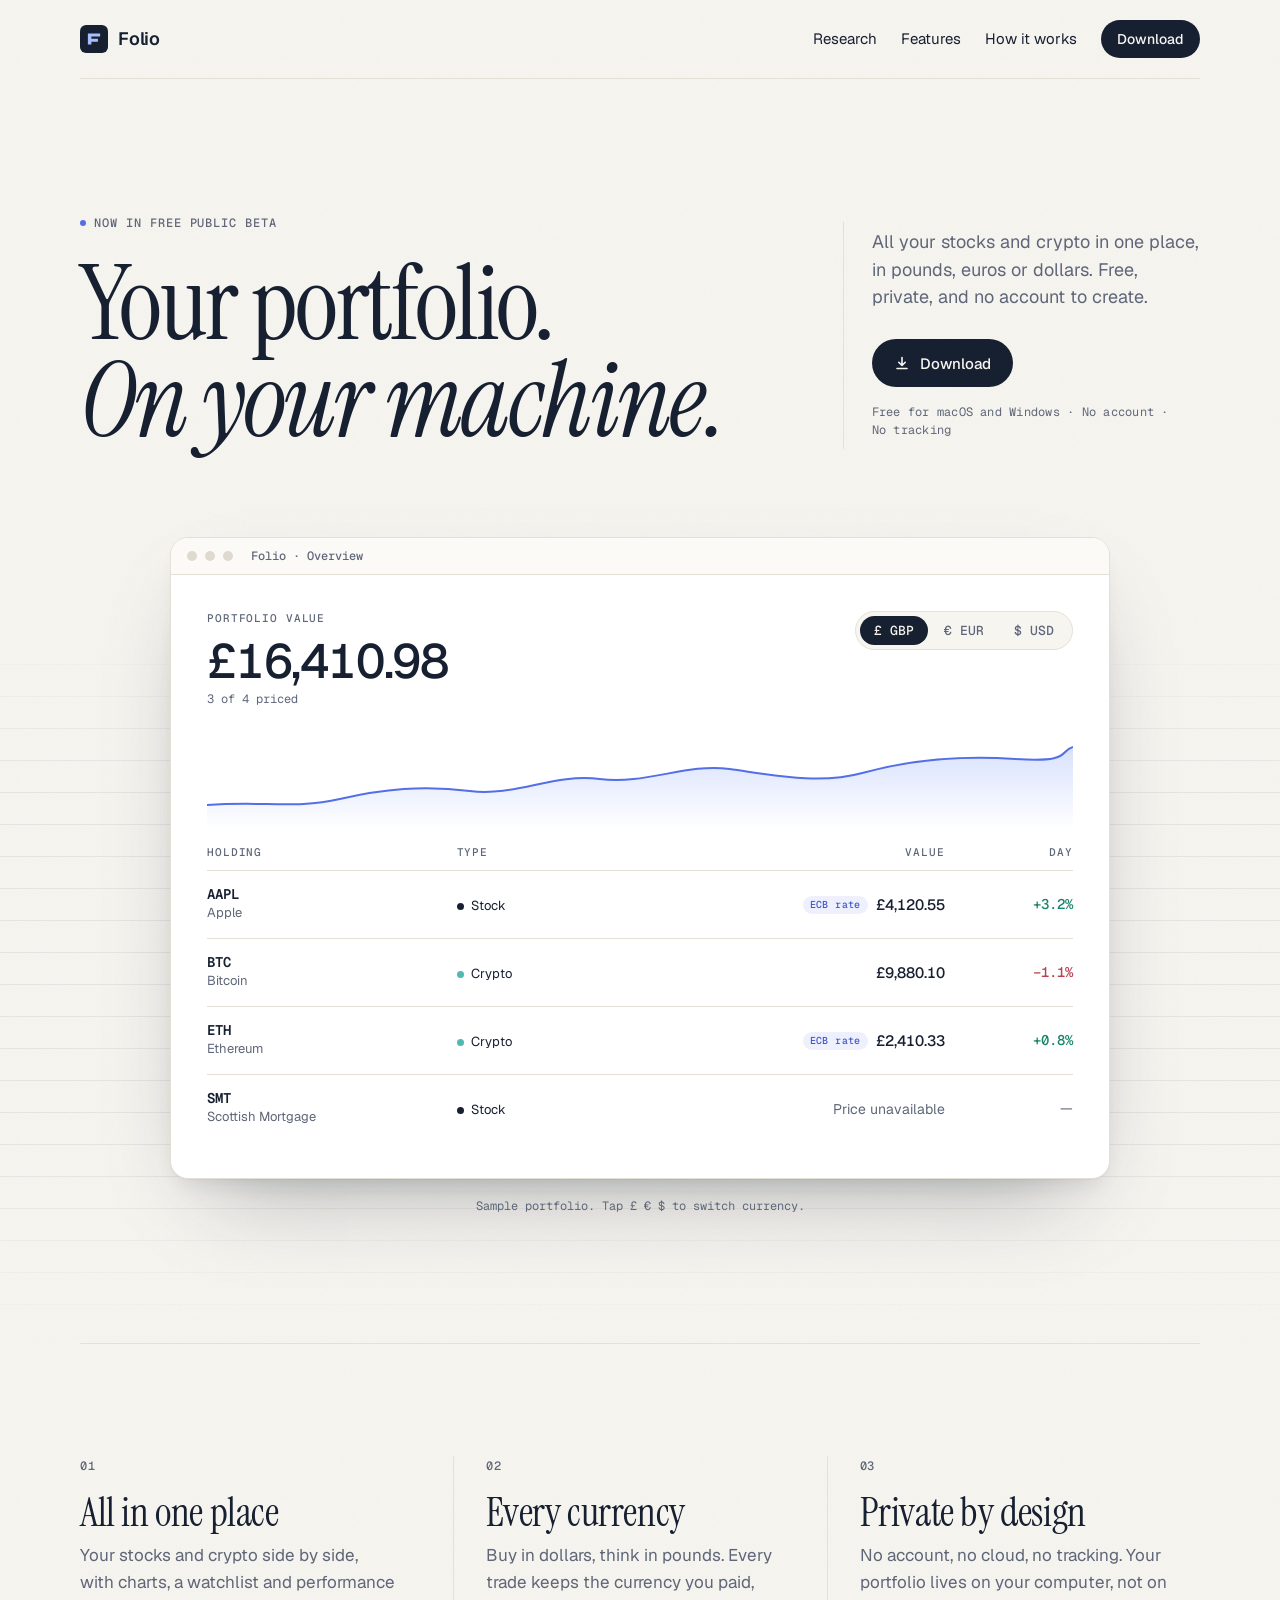
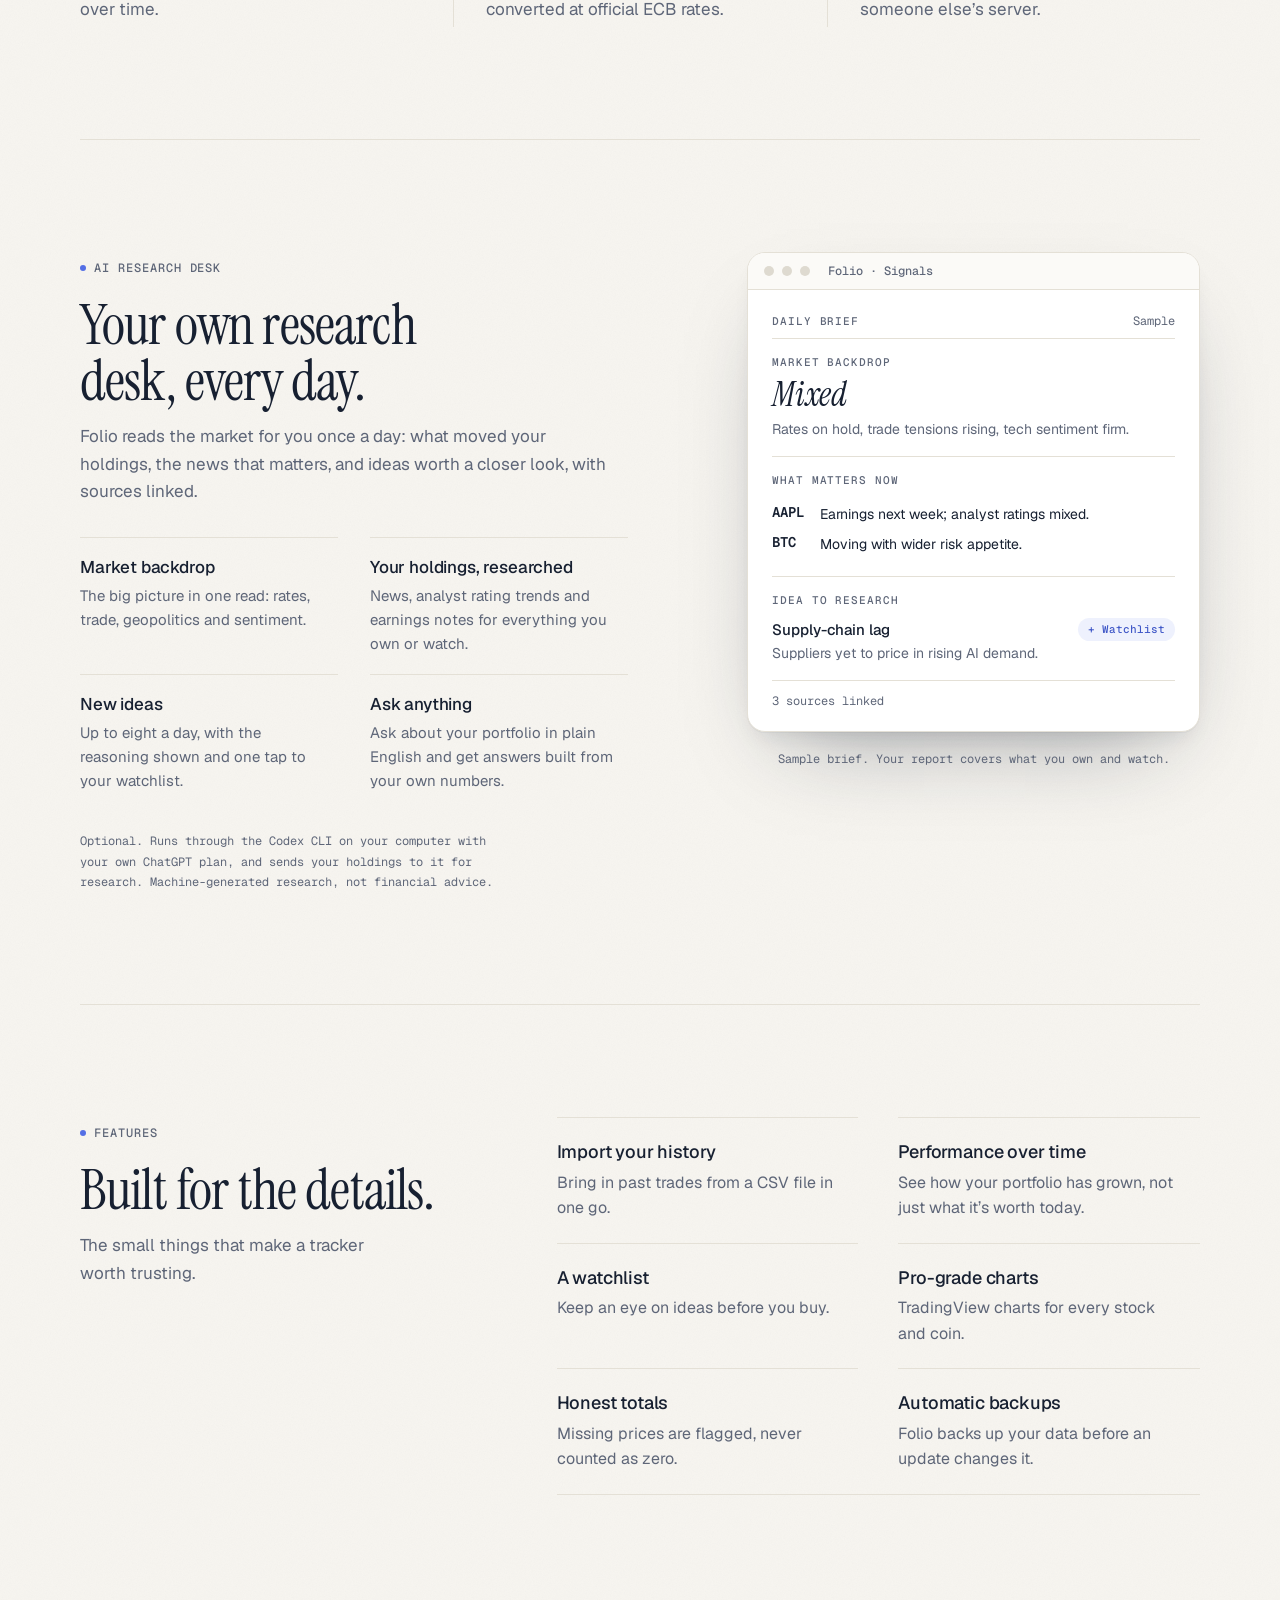
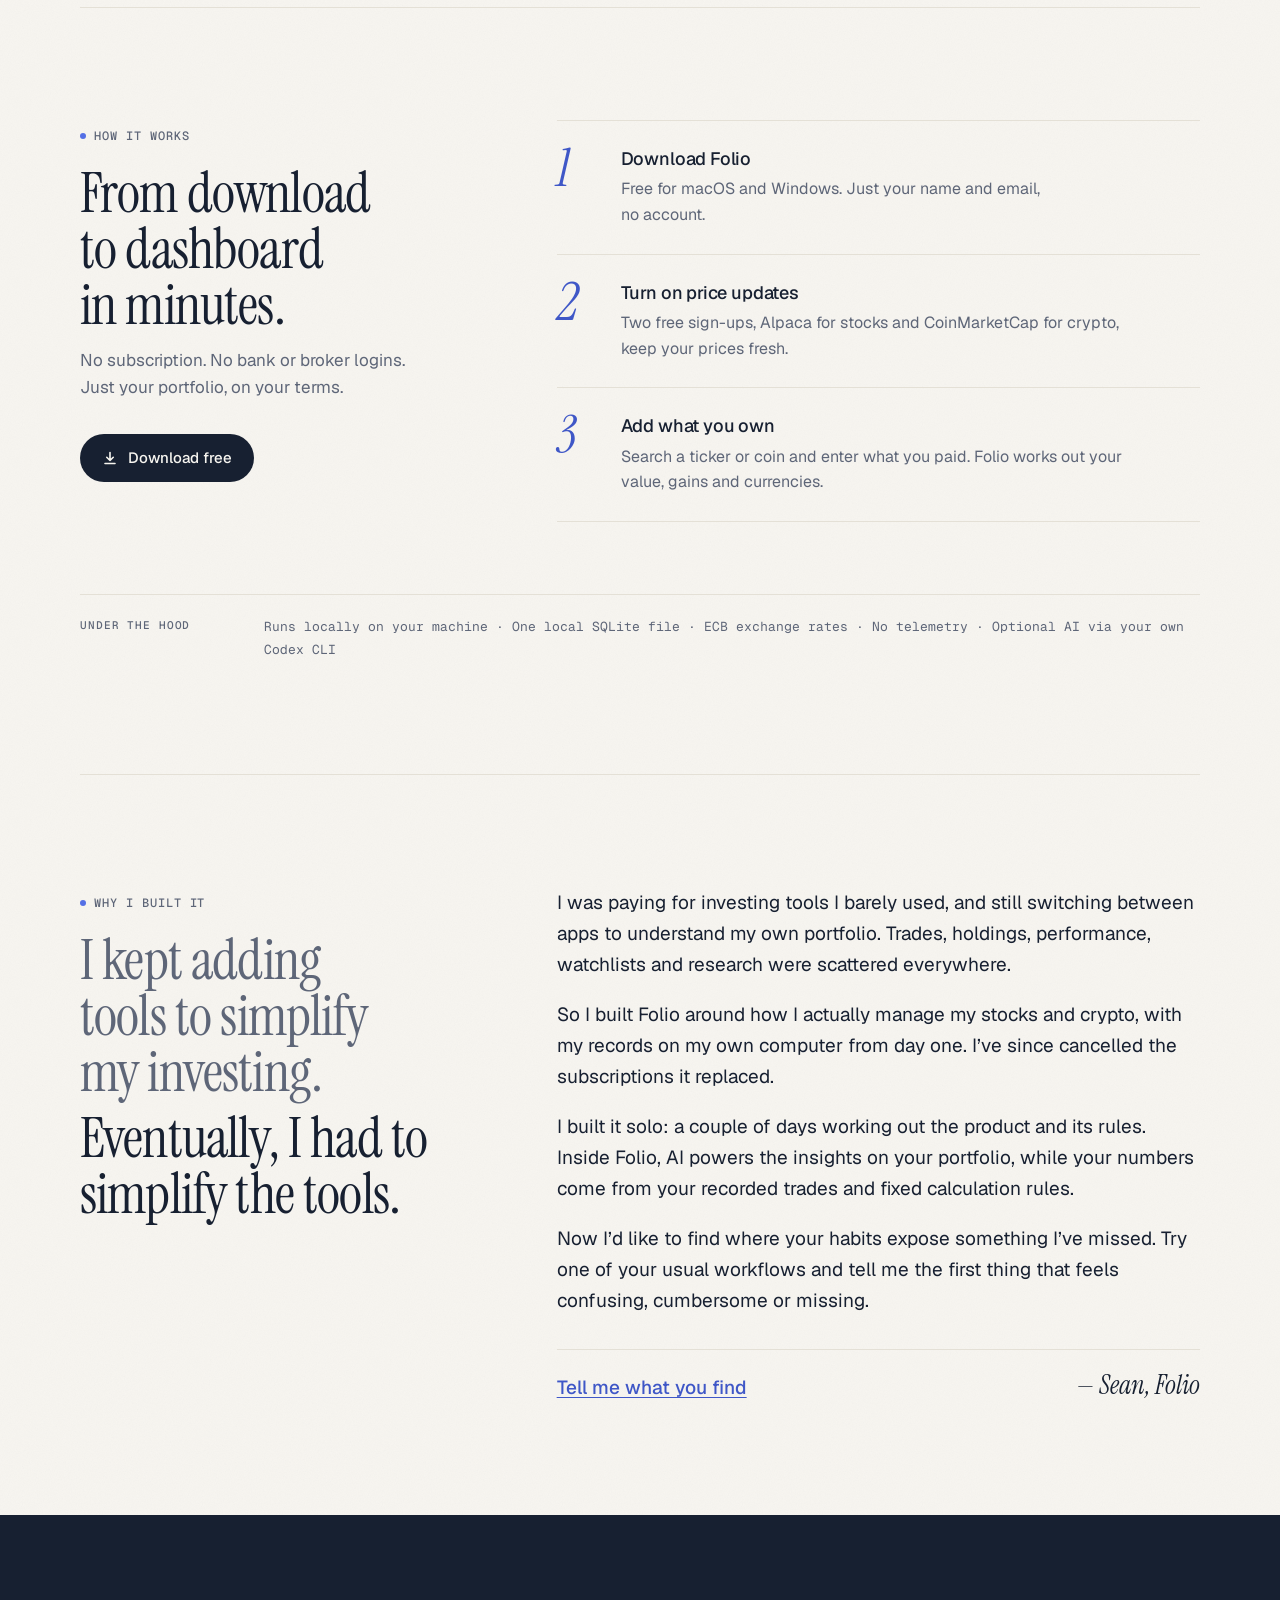
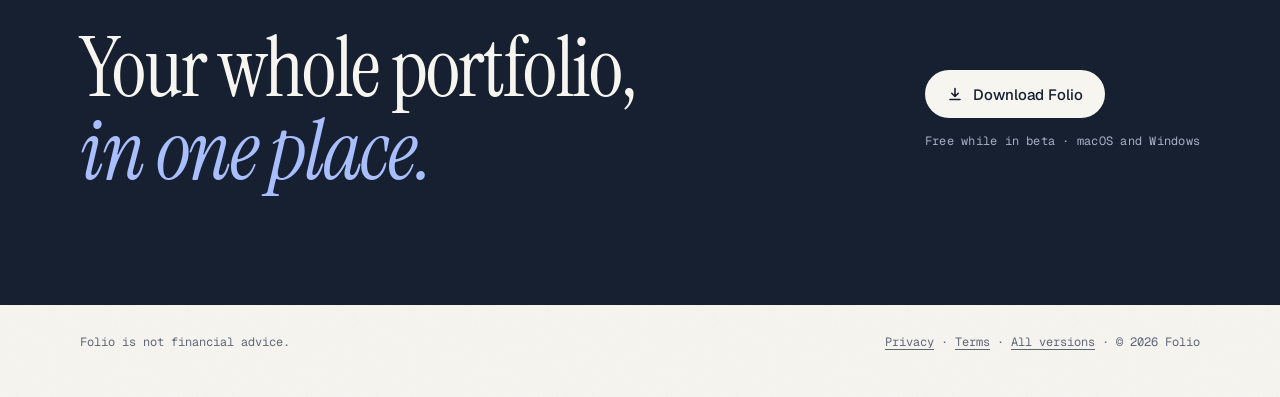
<file: index.html>
<!doctype html>
<html lang="en">
  <head>
    <meta charset="utf-8" />
    <meta name="viewport" content="width=device-width, initial-scale=1" />
    <title>Folio · Free stock and crypto portfolio tracker</title>
    <meta
      name="description"
      content="Track all your stocks and crypto in one place, in pounds, euros or dollars, with optional daily AI research. A free, private desktop app for macOS and Windows. No account needed."
    />
    <meta name="theme-color" content="#f7f5f0" />
    <meta property="og:type" content="website" />
    <meta
      property="og:title"
      content="Folio · Free stock and crypto portfolio tracker"
    />
    <meta
      property="og:description"
      content="All your stocks and crypto in one place, in pounds, euros or dollars. Free, private, and no account to create."
    />
    <link rel="icon" href="assets/icon.svg" type="image/svg+xml" />
    <link rel="apple-touch-icon" href="assets/icon-192.png" />
    <link
      rel="preload"
      href="assets/fonts/instrument-serif-400.woff2"
      as="font"
      type="font/woff2"
      crossorigin
    />
    <link rel="stylesheet" href="assets/site.css" />
    <script type="module" src="assets/site.js"></script>
  </head>
  <body>
    <a class="skip" href="#main">Skip to content</a>

    <header class="wrap nav">
      <a class="brand" href="./" aria-label="Folio home">
        <svg viewBox="0 0 512 512" aria-hidden="true">
          <rect width="512" height="512" rx="112" fill="#172031" />
          <path d="M144 356V156h224v56H208v40h120v56H208v48z" fill="#a9befd" />
        </svg>
        <span>Folio</span>
      </a>
      <nav class="nav-links" aria-label="Main">
        <a class="nav-optional" href="#research">Research</a>
        <a class="nav-optional" href="#features">Features</a>
        <a href="#how">How it works</a>
        <a class="btn btn-sm" href="download/">Download</a>
      </nav>
    </header>

    <main id="main">
      <section class="wrap hero" aria-labelledby="hero-title">
        <div class="hero-copy">
          <p class="eyebrow">Now in free public beta</p>
          <h1 class="hero-title" id="hero-title">
            Your portfolio.<br /><em>On your machine.</em>
          </h1>
        </div>
        <div class="hero-side">
          <p class="lede">
            All your stocks and crypto in one place, in pounds, euros or
            dollars. Free, private, and no account to create.
          </p>
          <div data-cta>
            <div class="cta">
              <a class="btn" href="download/" data-cta-primary>
                <svg viewBox="0 0 16 16" aria-hidden="true">
                  <path d="M8 2.5v8m0 0 3.25-3.25M8 10.5 4.75 7.25M3 13.5h10" />
                </svg>
                <span data-cta-label>Download</span>
              </a>
              <a class="cta-alt" href="download/" data-cta-alt hidden
                >Also on Windows</a
              >
            </div>
            <p class="cta-note">
              Free for macOS and Windows · No account · No tracking
            </p>
            <p class="cta-hint" data-cta-hint="mac" hidden>
              Downloading. The first time, macOS asks you to confirm.
              <a href="download/#first-launch">See how</a>
            </p>
            <p class="cta-hint" data-cta-hint="windows" hidden>
              Downloading. The first time, Windows asks you to confirm.
              <a href="download/#first-launch">See how</a>
            </p>
          </div>
          <p class="mobile-note" data-mobile-note hidden>
            Folio is a desktop app. Open this page on your Mac or PC to
            download.
          </p>
        </div>
      </section>

      <section
        class="showcase"
        aria-label="Folio overview with a sample portfolio"
      >
        <div class="wrap">
          <figure class="figure" data-replica>
            <div class="replica">
              <div class="replica-bar" aria-hidden="true">
                <i></i><i></i><i></i><span>Folio · Overview</span>
              </div>
              <div class="replica-body">
                <div class="replica-head">
                  <div>
                    <p class="label">Portfolio value</p>
                    <p class="total" data-total aria-live="polite">
                      £16,410.98
                    </p>
                    <p class="priced">3 of 4 priced</p>
                  </div>
                  <div
                    class="switch"
                    role="group"
                    aria-label="Display currency"
                    data-switch
                    hidden
                  >
                    <button
                      type="button"
                      data-currency="GBP"
                      aria-pressed="true"
                    >
                      £ GBP
                    </button>
                    <button
                      type="button"
                      data-currency="EUR"
                      aria-pressed="false"
                    >
                      € EUR
                    </button>
                    <button
                      type="button"
                      data-currency="USD"
                      aria-pressed="false"
                    >
                      $ USD
                    </button>
                  </div>
                </div>
                <svg
                  class="spark"
                  viewBox="0 0 600 96"
                  preserveAspectRatio="none"
                  aria-hidden="true"
                >
                  <defs>
                    <linearGradient id="spark-fill" x1="0" y1="0" x2="0" y2="1">
                      <stop
                        offset="0"
                        stop-color="#a9befd"
                        stop-opacity="0.45"
                      />
                      <stop offset="1" stop-color="#a9befd" stop-opacity="0" />
                    </linearGradient>
                  </defs>
                  <path
                    d="M0 72 C40 68 62 76 92 66 S150 52 182 58 S240 40 272 46 S332 30 362 36 S424 52 454 40 S520 22 560 26 S590 18 600 14 L600 96 L0 96 Z"
                    fill="url(#spark-fill)"
                  />
                  <path
                    class="spark-line"
                    d="M0 72 C40 68 62 76 92 66 S150 52 182 58 S240 40 272 46 S332 30 362 36 S424 52 454 40 S520 22 560 26 S590 18 600 14"
                  />
                </svg>
                <table class="holdings">
                  <caption class="visually-hidden">
                    Sample holdings
                  </caption>
                  <thead>
                    <tr>
                      <th scope="col">Holding</th>
                      <th scope="col" class="col-type">Type</th>
                      <th scope="col" class="num">Value</th>
                      <th scope="col" class="num">Day</th>
                    </tr>
                  </thead>
                  <tbody>
                    <tr data-row data-gbp="4120.55" data-paid="USD">
                      <td>
                        <span class="sym">AAPL</span
                        ><span class="name">Apple</span>
                      </td>
                      <td class="col-type"><span class="badge">Stock</span></td>
                      <td class="num">
                        <span class="ecb" data-ecb>ECB rate</span
                        ><span class="value" data-value>£4,120.55</span>
                      </td>
                      <td class="num up">+3.2%</td>
                    </tr>
                    <tr data-row data-gbp="9880.10" data-paid="GBP">
                      <td>
                        <span class="sym">BTC</span
                        ><span class="name">Bitcoin</span>
                      </td>
                      <td class="col-type">
                        <span class="badge crypto">Crypto</span>
                      </td>
                      <td class="num">
                        <span class="ecb" data-ecb hidden>ECB rate</span
                        ><span class="value" data-value>£9,880.10</span>
                      </td>
                      <td class="num down">−1.1%</td>
                    </tr>
                    <tr data-row data-gbp="2410.33" data-paid="EUR">
                      <td>
                        <span class="sym">ETH</span
                        ><span class="name">Ethereum</span>
                      </td>
                      <td class="col-type">
                        <span class="badge crypto">Crypto</span>
                      </td>
                      <td class="num">
                        <span class="ecb" data-ecb>ECB rate</span
                        ><span class="value" data-value>£2,410.33</span>
                      </td>
                      <td class="num up">+0.8%</td>
                    </tr>
                    <tr data-row data-paid="GBP">
                      <td>
                        <span class="sym">SMT</span
                        ><span class="name">Scottish Mortgage</span>
                      </td>
                      <td class="col-type"><span class="badge">Stock</span></td>
                      <td class="num">
                        <span class="unknown">Price unavailable</span>
                      </td>
                      <td class="num muted">—</td>
                    </tr>
                  </tbody>
                </table>
              </div>
            </div>
            <figcaption class="caption">
              Sample portfolio. Tap £ € $ to switch currency.
            </figcaption>
          </figure>
        </div>
      </section>

      <section class="wrap section" aria-labelledby="why-title">
        <h2 class="visually-hidden" id="why-title">Why Folio</h2>
        <div class="entries">
          <article class="entry">
            <p class="entry-num">01</p>
            <h3>All in one place</h3>
            <p>
              Your stocks and crypto side by side, with charts, a watchlist and
              performance over time.
            </p>
          </article>
          <article class="entry">
            <p class="entry-num">02</p>
            <h3>Every currency</h3>
            <p>
              Buy in dollars, think in pounds. Every trade keeps the currency
              you paid, converted at official ECB rates.
            </p>
          </article>
          <article class="entry">
            <p class="entry-num">03</p>
            <h3>Private by design</h3>
            <p>
              No account, no cloud, no tracking. Your portfolio lives on your
              computer, not on someone else’s server.
            </p>
          </article>
        </div>
      </section>

      <section
        class="wrap section research"
        id="research"
        aria-labelledby="research-title"
      >
        <div class="research-copy">
          <p class="eyebrow">AI research desk</p>
          <h2 class="section-title" id="research-title">
            Your own research desk, every day.
          </h2>
          <p class="section-lede">
            Folio reads the market for you once a day: what moved your holdings,
            the news that matters, and ideas worth a closer look, with sources
            linked.
          </p>
          <ul class="research-points">
            <li>
              <h3>Market backdrop</h3>
              <p>
                The big picture in one read: rates, trade, geopolitics and
                sentiment.
              </p>
            </li>
            <li>
              <h3>Your holdings, researched</h3>
              <p>
                News, analyst rating trends and earnings notes for everything
                you own or watch.
              </p>
            </li>
            <li>
              <h3>New ideas</h3>
              <p>
                Up to eight a day, with the reasoning shown and one tap to your
                watchlist.
              </p>
            </li>
            <li>
              <h3>Ask anything</h3>
              <p>
                Ask about your portfolio in plain English and get answers built
                from your own numbers.
              </p>
            </li>
          </ul>
          <p class="research-note">
            Optional. Runs through the Codex CLI on your computer with your own
            ChatGPT plan, and sends your holdings to it for research.
            Machine-generated research, not financial advice.
          </p>
        </div>
        <figure class="brief">
          <div class="replica">
            <div class="replica-bar" aria-hidden="true">
              <i></i><i></i><i></i><span>Folio · Signals</span>
            </div>
            <div class="brief-body">
              <div class="brief-head">
                <p class="label">Daily brief</p>
                <p class="brief-tag">Sample</p>
              </div>
              <div class="brief-block">
                <p class="label">Market backdrop</p>
                <p class="brief-regime">Mixed</p>
                <p class="brief-text">
                  Rates on hold, trade tensions rising, tech sentiment firm.
                </p>
              </div>
              <div class="brief-block">
                <p class="label">What matters now</p>
                <ul class="brief-list">
                  <li>
                    <span class="sym">AAPL</span
                    ><span>Earnings next week; analyst ratings mixed.</span>
                  </li>
                  <li>
                    <span class="sym">BTC</span
                    ><span>Moving with wider risk appetite.</span>
                  </li>
                </ul>
              </div>
              <div class="brief-block">
                <p class="label">Idea to research</p>
                <div class="brief-idea">
                  <div>
                    <p class="brief-idea-title">Supply-chain lag</p>
                    <p class="brief-text">
                      Suppliers yet to price in rising AI demand.
                    </p>
                  </div>
                  <span class="brief-add">+ Watchlist</span>
                </div>
              </div>
              <p class="brief-sources">3 sources linked</p>
            </div>
          </div>
          <figcaption class="caption">
            Sample brief. Your report covers what you own and watch.
          </figcaption>
        </figure>
      </section>

      <section
        class="wrap section split"
        id="features"
        aria-labelledby="features-title"
      >
        <div class="split-head">
          <p class="eyebrow">Features</p>
          <h2 class="section-title" id="features-title">
            Built for the details.
          </h2>
          <p class="section-lede">
            The small things that make a tracker worth trusting.
          </p>
        </div>
        <ul class="features split-body">
          <li>
            <h3>Import your history</h3>
            <p>Bring in past trades from a CSV file in one go.</p>
          </li>
          <li>
            <h3>Performance over time</h3>
            <p>
              See how your portfolio has grown, not just what it’s worth today.
            </p>
          </li>
          <li>
            <h3>A watchlist</h3>
            <p>Keep an eye on ideas before you buy.</p>
          </li>
          <li>
            <h3>Pro-grade charts</h3>
            <p>TradingView charts for every stock and coin.</p>
          </li>
          <li>
            <h3>Honest totals</h3>
            <p>Missing prices are flagged, never counted as zero.</p>
          </li>
          <li>
            <h3>Automatic backups</h3>
            <p>Folio backs up your data before an update changes it.</p>
          </li>
        </ul>
      </section>

      <section class="wrap section split" id="how" aria-labelledby="how-title">
        <div class="split-head">
          <p class="eyebrow">How it works</p>
          <h2 class="section-title" id="how-title">
            From download to dashboard in minutes.
          </h2>
          <p class="section-lede">
            No subscription. No bank or broker logins. Just your portfolio, on
            your terms.
          </p>
          <a class="btn how-cta" href="download/">
            <svg viewBox="0 0 16 16" aria-hidden="true">
              <path d="M8 2.5v8m0 0 3.25-3.25M8 10.5 4.75 7.25M3 13.5h10" />
            </svg>
            Download free
          </a>
        </div>
        <ol class="how-steps split-body">
          <li>
            <span class="how-num" aria-hidden="true">1</span>
            <div>
              <h3>Download Folio</h3>
              <p>
                Free for macOS and Windows. Just your name and email, no
                account.
              </p>
            </div>
          </li>
          <li>
            <span class="how-num" aria-hidden="true">2</span>
            <div>
              <h3>Turn on price updates</h3>
              <p>
                Two free sign-ups, Alpaca for stocks and CoinMarketCap for
                crypto, keep your prices fresh.
              </p>
            </div>
          </li>
          <li>
            <span class="how-num" aria-hidden="true">3</span>
            <div>
              <h3>Add what you own</h3>
              <p>
                Search a ticker or coin and enter what you paid. Folio works out
                your value, gains and currencies.
              </p>
            </div>
          </li>
        </ol>
        <p class="hood">
          <span class="label">Under the hood</span>
          <span>
            Runs locally on your machine · One local SQLite file · ECB exchange
            rates · No telemetry · Optional AI via your own Codex CLI
          </span>
        </p>
      </section>

      <section
        class="wrap section split story"
        id="story"
        aria-labelledby="story-title"
      >
        <div class="split-head">
          <p class="eyebrow">Why I built it</p>
          <h2 class="section-title story-title" id="story-title">
            <span class="story-lead"
              >I kept adding tools to simplify my investing.</span
            >
            Eventually, I had to simplify the tools.
          </h2>
        </div>
        <div class="split-body story-body">
          <p>
            I was paying for investing tools I barely used, and still switching
            between apps to understand my own portfolio. Trades, holdings,
            performance, watchlists and research were scattered everywhere.
          </p>
          <p>
            So I built Folio around how I actually manage my stocks and crypto,
            with my records on my own computer from day one. I’ve since
            cancelled the subscriptions it replaced.
          </p>
          <p>
            I built it solo: a couple of days working out the product and its
            rules. Inside
            Folio, AI powers the insights on your portfolio, while your numbers
            come from your recorded trades and fixed calculation rules.
          </p>
          <p>
            Now I’d like to find where your habits expose something I’ve missed.
            Try one of your usual workflows and tell me the first thing that
            feels confusing, cumbersome or missing.
          </p>
          <p class="story-sign">
            <a
              class="story-link"
              href="https://github.com/Chee19/folio-release/issues/new"
              >Tell me what you find</a
            >
            <span>— Sean, Folio</span>
          </p>
        </div>
      </section>

      <section class="band" aria-labelledby="band-title">
        <div class="wrap band-inner">
          <h2 id="band-title">
            Your whole portfolio,<br /><em>in one place.</em>
          </h2>
          <div class="band-cta">
            <a class="btn btn-light" href="download/">
              <svg viewBox="0 0 16 16" aria-hidden="true">
                <path d="M8 2.5v8m0 0 3.25-3.25M8 10.5 4.75 7.25M3 13.5h10" />
              </svg>
              Download Folio
            </a>
            <p class="band-note">Free while in beta · macOS and Windows</p>
          </div>
        </div>
      </section>
    </main>

    <footer class="wrap footer">
      <p>Folio is not financial advice.</p>
      <p>
        <a href="privacy/">Privacy</a>
        <span aria-hidden="true"> · </span>
        <a href="terms/">Terms</a>
        <span aria-hidden="true"> · </span>
        <a href="https://github.com/Chee19/folio-release/releases"
          >All versions</a
        >
        <span aria-hidden="true"> · </span>© 2026 Folio
      </p>
    </footer>

    <dialog class="gate" data-gate aria-labelledby="gate-title">
      <form class="gate-form">
        <h2 id="gate-title">Join the Folio beta</h2>
        <p class="gate-lede">Your download starts as soon as you send this.</p>
        <label>
          Name
          <input name="name" autocomplete="name" required />
        </label>
        <label>
          Email
          <input name="email" type="email" autocomplete="email" required />
        </label>
        <label class="gate-check">
          <input name="newsletter" type="checkbox" />
          Also send me the Folio newsletter and marketing emails
        </label>
        <input
          name="botcheck"
          type="checkbox"
          tabindex="-1"
          autocomplete="off"
          hidden
        />
        <p class="gate-note">
          We’ll email you beta updates and the occasional feedback survey.
          Unsubscribe any time.
          <a href="privacy/">How we use your details</a>
        </p>
        <p class="gate-note">
          By downloading, you accept the <a href="terms/">terms of use</a>.
        </p>
        <p class="gate-error" data-gate-error role="alert" hidden>
          That didn’t send. Check your connection and try again.
        </p>
        <div class="gate-actions">
          <button class="btn" type="submit">Download</button>
          <button class="gate-close" type="button" data-gate-close>
            Not now
          </button>
        </div>
      </form>
    </dialog>
  </body>
</html>
</file>
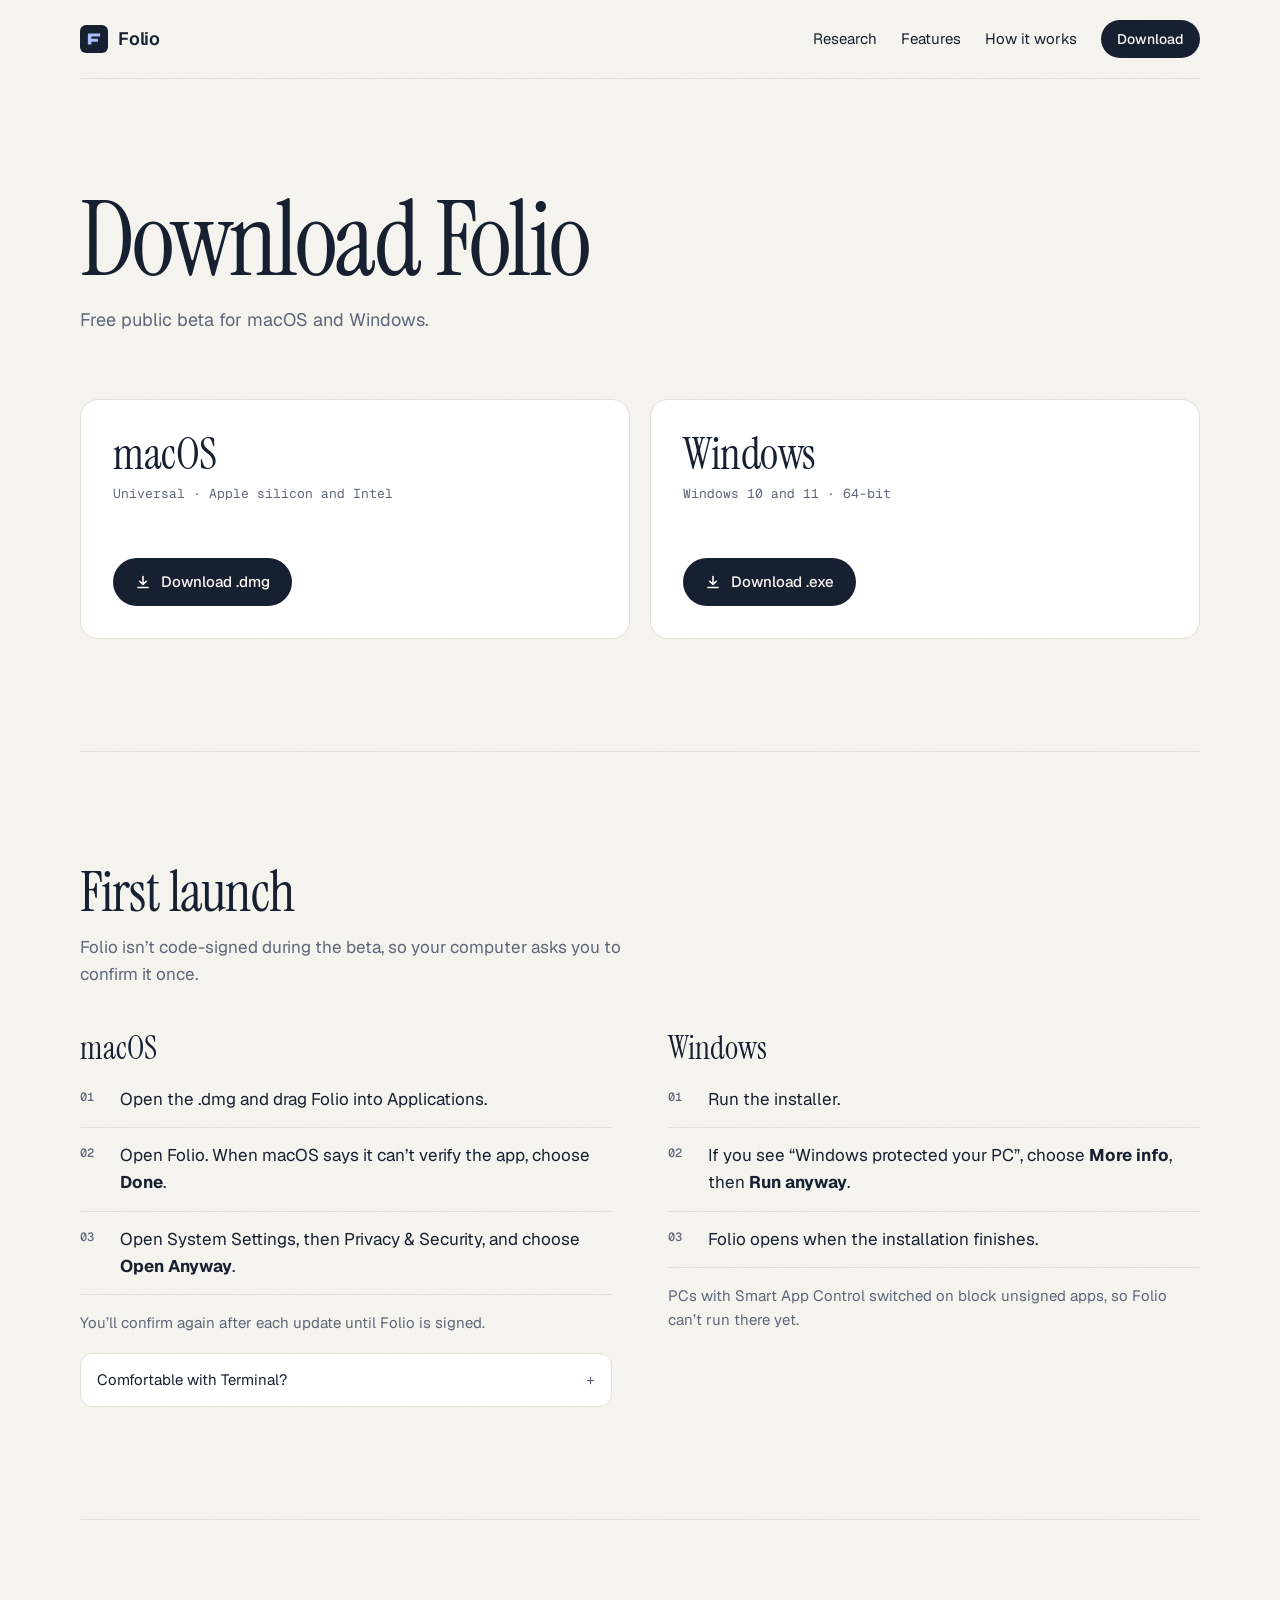
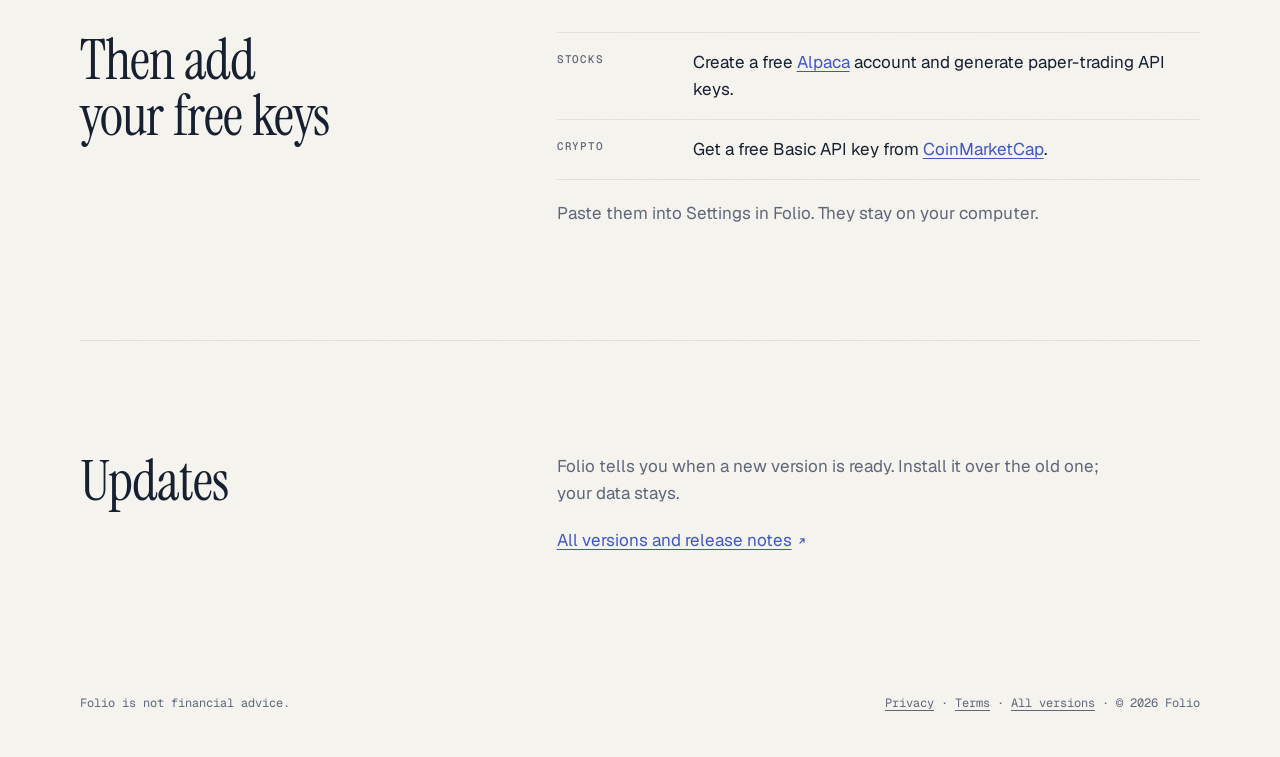
<file: download/index.html>
<!doctype html>
<html lang="en">
  <head>
    <meta charset="utf-8" />
    <meta name="viewport" content="width=device-width, initial-scale=1" />
    <title>Download Folio</title>
    <meta
      name="description"
      content="Download Folio, a free desktop app for tracking stocks and crypto, for macOS or Windows."
    />
    <meta name="theme-color" content="#f7f5f0" />
    <meta property="og:type" content="website" />
    <meta property="og:title" content="Download Folio" />
    <meta
      property="og:description"
      content="Download Folio, a free desktop app for tracking stocks and crypto, for macOS or Windows."
    />
    <link rel="icon" href="../assets/icon.svg" type="image/svg+xml" />
    <link rel="apple-touch-icon" href="../assets/icon-192.png" />
    <link
      rel="preload"
      href="../assets/fonts/instrument-serif-400.woff2"
      as="font"
      type="font/woff2"
      crossorigin
    />
    <link rel="stylesheet" href="../assets/site.css" />
    <script type="module" src="../assets/site.js"></script>
  </head>
  <body>
    <a class="skip" href="#main">Skip to content</a>

    <header class="wrap nav">
      <a class="brand" href="../" aria-label="Folio home">
        <svg viewBox="0 0 512 512" aria-hidden="true">
          <rect width="512" height="512" rx="112" fill="#172031" />
          <path d="M144 356V156h224v56H208v40h120v56H208v48z" fill="#a9befd" />
        </svg>
        <span>Folio</span>
      </a>
      <nav class="nav-links" aria-label="Main">
        <a class="nav-optional" href="../#research">Research</a>
        <a class="nav-optional" href="../#features">Features</a>
        <a href="../#how">How it works</a>
        <a class="btn btn-sm" href="./" aria-current="page">Download</a>
      </nav>
    </header>

    <main id="main">
      <section class="wrap page-head" aria-labelledby="page-title">
        <h1 id="page-title">Download Folio</h1>
        <p>Free public beta for macOS and Windows.</p>
        <p class="mobile-note" data-mobile-note hidden>
          Folio is a desktop app. Open this page on your Mac or PC to download.
        </p>
      </section>

      <section class="wrap" aria-label="Installers">
        <div class="downloads" data-downloads>
          <article class="os-card" data-os="mac" id="mac">
            <p class="os-tag" data-os-tag hidden>For this computer</p>
            <h2>macOS</h2>
            <p class="os-detail">Universal · Apple silicon and Intel</p>
            <a
              class="btn"
              href="https://github.com/Chee19/folio-release/releases/latest/download/Folio-mac-universal.dmg"
            >
              <svg viewBox="0 0 16 16" aria-hidden="true">
                <path d="M8 2.5v8m0 0 3.25-3.25M8 10.5 4.75 7.25M3 13.5h10" />
              </svg>
              Download .dmg
            </a>
          </article>
          <article class="os-card" data-os="windows" id="windows">
            <p class="os-tag" data-os-tag hidden>For this computer</p>
            <h2>Windows</h2>
            <p class="os-detail">Windows 10 and 11 · 64-bit</p>
            <a
              class="btn"
              href="https://github.com/Chee19/folio-release/releases/latest/download/Folio-win-x64.exe"
            >
              <svg viewBox="0 0 16 16" aria-hidden="true">
                <path d="M8 2.5v8m0 0 3.25-3.25M8 10.5 4.75 7.25M3 13.5h10" />
              </svg>
              Download .exe
            </a>
          </article>
        </div>
      </section>

      <section
        class="wrap section"
        id="first-launch"
        aria-labelledby="first-launch-title"
      >
        <h2 class="section-title" id="first-launch-title">First launch</h2>
        <p class="section-lede">
          Folio isn’t code-signed during the beta, so your computer asks you to
          confirm it once.
        </p>
        <div class="steps-grid" data-steps>
          <div data-os="mac">
            <h3>macOS</h3>
            <ol class="steps">
              <li>Open the .dmg and drag Folio into Applications.</li>
              <li>
                Open Folio. When macOS says it can’t verify the app, choose
                <strong>Done</strong>.
              </li>
              <li>
                Open System Settings, then Privacy &amp; Security, and choose
                <strong>Open Anyway</strong>.
              </li>
            </ol>
            <p class="aside">
              You’ll confirm again after each update until Folio is signed.
            </p>
            <details class="terminal">
              <summary>Comfortable with Terminal?</summary>
              <pre><code>xattr -dr com.apple.quarantine /Applications/Folio.app</code></pre>
              <p>Run it after installing, then open Folio as usual.</p>
            </details>
          </div>
          <div data-os="windows">
            <h3>Windows</h3>
            <ol class="steps">
              <li>Run the installer.</li>
              <li>
                If you see “Windows protected your PC”, choose
                <strong>More info</strong>, then <strong>Run anyway</strong>.
              </li>
              <li>Folio opens when the installation finishes.</li>
            </ol>
            <p class="aside">
              PCs with Smart App Control switched on block unsigned apps, so
              Folio can’t run there yet.
            </p>
          </div>
        </div>
      </section>

      <section class="wrap section split" aria-labelledby="keys-title">
        <div class="split-head">
          <h2 class="section-title" id="keys-title">Then add your free keys</h2>
        </div>
        <div class="split-body">
          <ul class="keys">
            <li>
              <span class="label">Stocks</span>
              <span>
                Create a free
                <a href="https://app.alpaca.markets">Alpaca</a> account and
                generate paper-trading API keys.
              </span>
            </li>
            <li>
              <span class="label">Crypto</span>
              <span>
                Get a free Basic API key from
                <a href="https://coinmarketcap.com/api/">CoinMarketCap</a>.
              </span>
            </li>
          </ul>
          <p class="section-lede">
            Paste them into Settings in Folio. They stay on your computer.
          </p>
        </div>
      </section>

      <section class="wrap section split" aria-labelledby="updates-title">
        <div class="split-head">
          <h2 class="section-title" id="updates-title">Updates</h2>
        </div>
        <div class="split-body">
          <p class="section-lede">
            Folio tells you when a new version is ready. Install it over the old
            one; your data stays.
          </p>
          <p class="more">
            <a href="https://github.com/Chee19/folio-release/releases"
              >All versions and release notes<svg
                class="ext"
                viewBox="0 0 12 12"
                aria-hidden="true"
              >
                <path d="M3.5 8.5 8.5 3.5M4.5 3.5h4v4" /></svg
            ></a>
          </p>
        </div>
      </section>
    </main>

    <footer class="wrap footer">
      <p>Folio is not financial advice.</p>
      <p>
        <a href="../privacy/">Privacy</a>
        <span aria-hidden="true"> · </span>
        <a href="../terms/">Terms</a>
        <span aria-hidden="true"> · </span>
        <a href="https://github.com/Chee19/folio-release/releases"
          >All versions</a
        >
        <span aria-hidden="true"> · </span>© 2026 Folio
      </p>
    </footer>

    <dialog class="gate" data-gate aria-labelledby="gate-title">
      <form class="gate-form">
        <h2 id="gate-title">Join the Folio beta</h2>
        <p class="gate-lede">Your download starts as soon as you send this.</p>
        <label>
          Name
          <input name="name" autocomplete="name" required />
        </label>
        <label>
          Email
          <input name="email" type="email" autocomplete="email" required />
        </label>
        <label class="gate-check">
          <input name="newsletter" type="checkbox" />
          Also send me the Folio newsletter and marketing emails
        </label>
        <input
          name="botcheck"
          type="checkbox"
          tabindex="-1"
          autocomplete="off"
          hidden
        />
        <p class="gate-note">
          We’ll email you beta updates and the occasional feedback survey.
          Unsubscribe any time.
          <a href="../privacy/">How we use your details</a>
        </p>
        <p class="gate-note">
          By downloading, you accept the <a href="../terms/">terms of use</a>.
        </p>
        <p class="gate-error" data-gate-error role="alert" hidden>
          That didn’t send. Check your connection and try again.
        </p>
        <div class="gate-actions">
          <button class="btn" type="submit">Download</button>
          <button class="gate-close" type="button" data-gate-close>
            Not now
          </button>
        </div>
      </form>
    </dialog>
  </body>
</html>
</file>
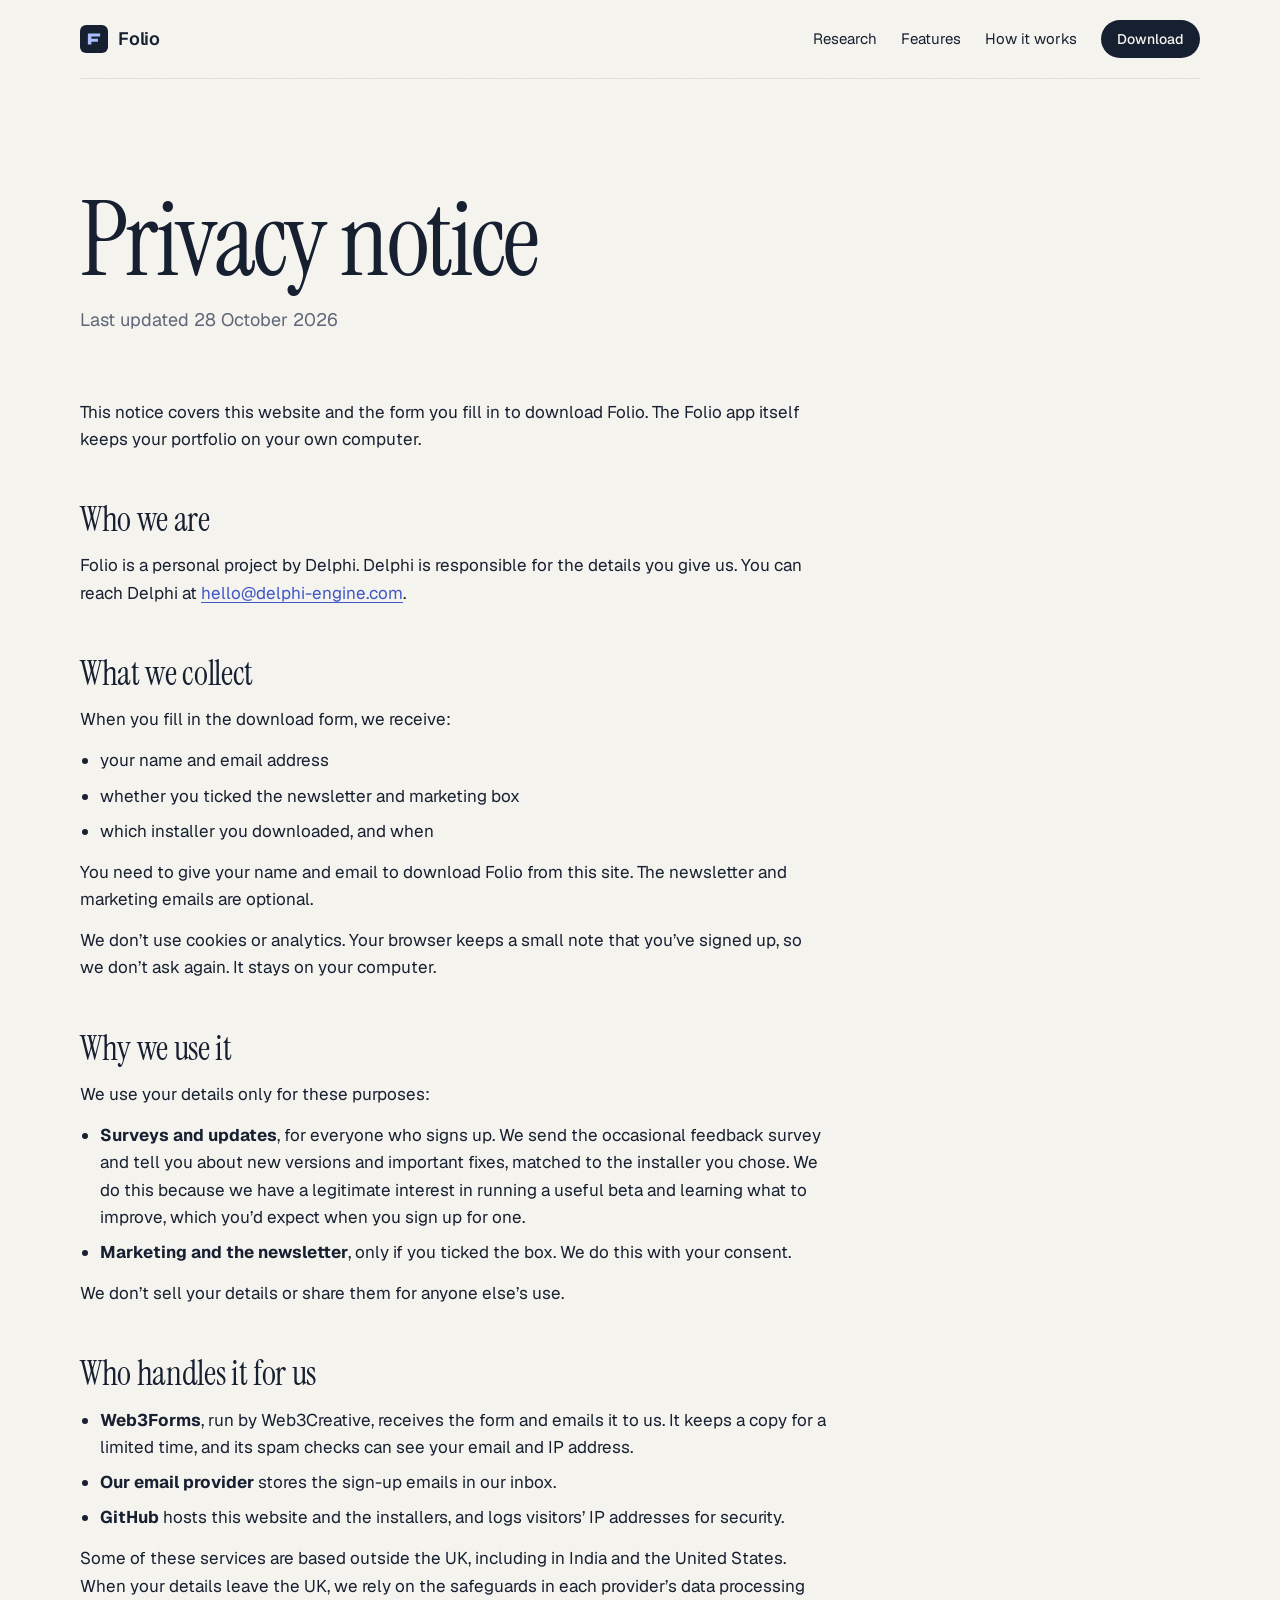
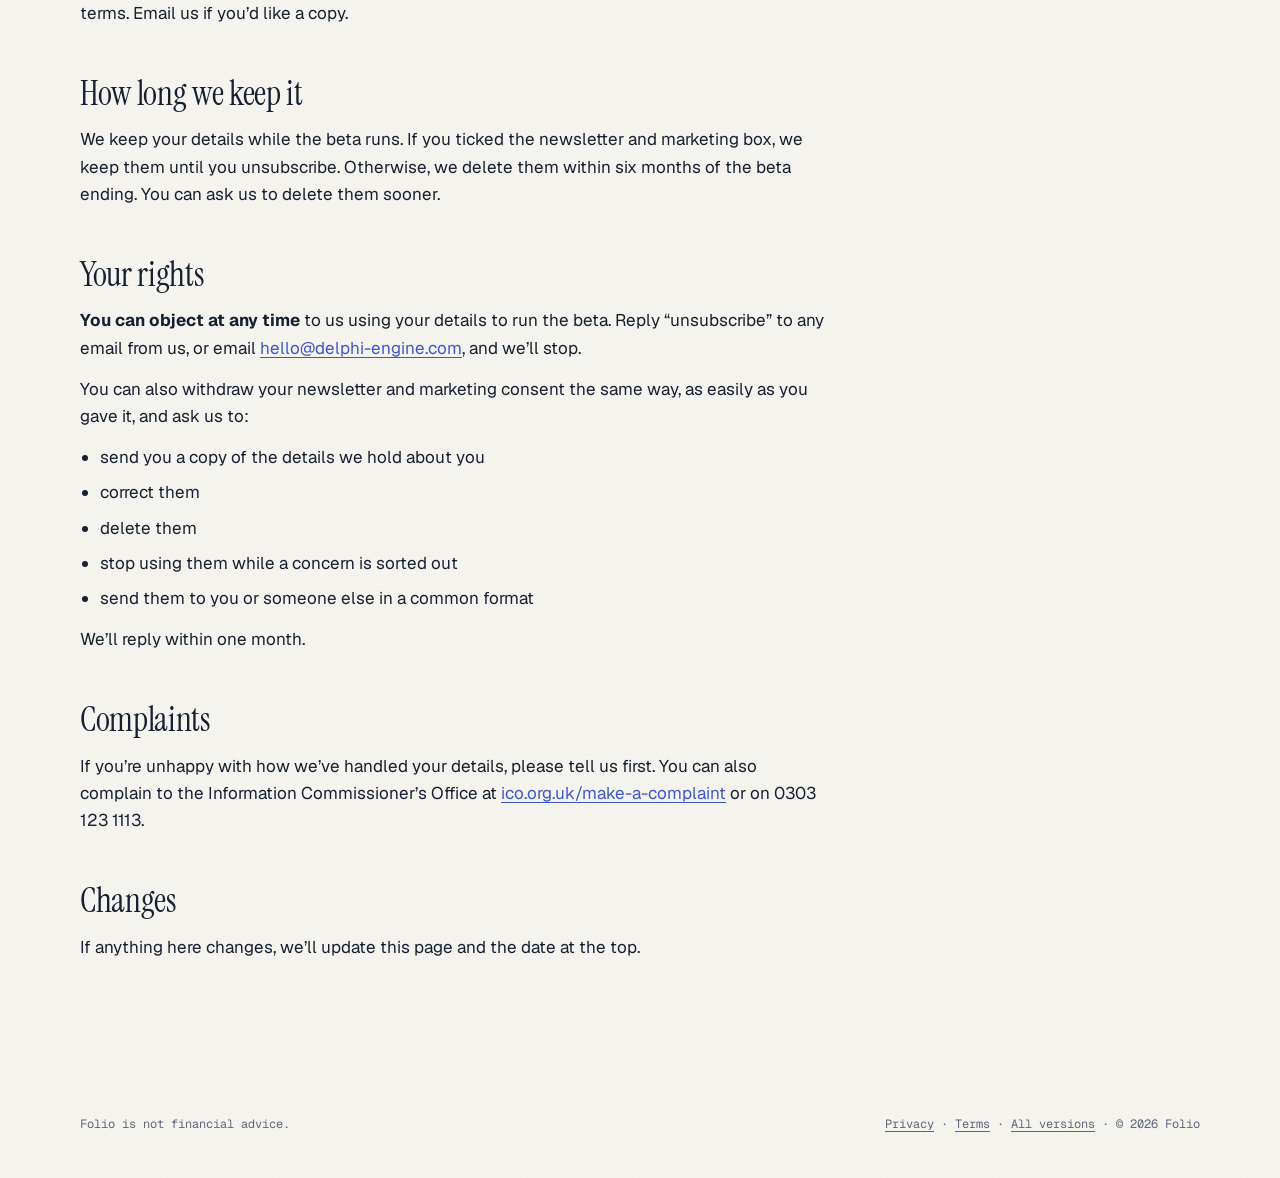
<file: privacy/index.html>
<!doctype html>
<html lang="en">
  <head>
    <meta charset="utf-8" />
    <meta name="viewport" content="width=device-width, initial-scale=1" />
    <title>Privacy notice · Folio</title>
    <meta
      name="description"
      content="What happens to the name and email you give when you download Folio."
    />
    <meta name="theme-color" content="#f7f5f0" />
    <link rel="icon" href="../assets/icon.svg" type="image/svg+xml" />
    <link rel="apple-touch-icon" href="../assets/icon-192.png" />
    <link rel="stylesheet" href="../assets/site.css" />
  </head>
  <body>
    <a class="skip" href="#main">Skip to content</a>

    <header class="wrap nav">
      <a class="brand" href="../" aria-label="Folio home">
        <svg viewBox="0 0 512 512" aria-hidden="true">
          <rect width="512" height="512" rx="112" fill="#172031" />
          <path d="M144 356V156h224v56H208v40h120v56H208v48z" fill="#a9befd" />
        </svg>
        <span>Folio</span>
      </a>
      <nav class="nav-links" aria-label="Main">
        <a class="nav-optional" href="../#research">Research</a>
        <a class="nav-optional" href="../#features">Features</a>
        <a href="../#how">How it works</a>
        <a class="btn btn-sm" href="../download/">Download</a>
      </nav>
    </header>

    <main id="main">
      <section class="wrap page-head" aria-labelledby="page-title">
        <h1 id="page-title">Privacy notice</h1>
        <p>Last updated 28 October 2026</p>
      </section>

      <section class="wrap prose" aria-label="Privacy notice">
        <p>
          This notice covers this website and the form you fill in to download
          Folio. The Folio app itself keeps your portfolio on your own computer.
        </p>

        <h2>Who we are</h2>
        <p>
          Folio is a personal project by Delphi. Delphi is responsible for the
          details you give us. You can reach Delphi at
          <a href="mailto:hello@delphi-engine.com">hello@delphi-engine.com</a>.
        </p>

        <h2>What we collect</h2>
        <p>When you fill in the download form, we receive:</p>
        <ul>
          <li>your name and email address</li>
          <li>whether you ticked the newsletter and marketing box</li>
          <li>which installer you downloaded, and when</li>
        </ul>
        <p>
          You need to give your name and email to download Folio from this site.
          The newsletter and marketing emails are optional.
        </p>
        <p>
          We don’t use cookies or analytics. Your browser keeps a small note
          that you’ve signed up, so we don’t ask again. It stays on your
          computer.
        </p>

        <h2>Why we use it</h2>
        <p>We use your details only for these purposes:</p>
        <ul>
          <li>
            <strong>Surveys and updates</strong>, for everyone who signs up. We
            send the occasional feedback survey and tell you about new versions
            and important fixes, matched to the installer you chose. We do this
            because we have a legitimate interest in running a useful beta and
            learning what to improve, which you’d expect when you sign up for
            one.
          </li>
          <li>
            <strong>Marketing and the newsletter</strong>, only if you ticked
            the box. We do this with your consent.
          </li>
        </ul>
        <p>We don’t sell your details or share them for anyone else’s use.</p>

        <h2>Who handles it for us</h2>
        <ul>
          <li>
            <strong>Web3Forms</strong>, run by Web3Creative, receives the form
            and emails it to us. It keeps a copy for a limited time, and its
            spam checks can see your email and IP address.
          </li>
          <li>
            <strong>Our email provider</strong> stores the sign-up emails in our
            inbox.
          </li>
          <li>
            <strong>GitHub</strong> hosts this website and the installers, and
            logs visitors’ IP addresses for security.
          </li>
        </ul>
        <p>
          Some of these services are based outside the UK, including in India
          and the United States. When your details leave the UK, we rely on the
          safeguards in each provider’s data processing terms. Email us if you’d
          like a copy.
        </p>

        <h2>How long we keep it</h2>
        <p>
          We keep your details while the beta runs. If you ticked the newsletter
          and marketing box, we keep them until you unsubscribe. Otherwise, we
          delete them within six months of the beta ending. You can ask us to
          delete them sooner.
        </p>

        <h2>Your rights</h2>
        <p>
          <strong>You can object at any time</strong> to us using your details
          to run the beta. Reply “unsubscribe” to any email from us, or email
          <a href="mailto:hello@delphi-engine.com">hello@delphi-engine.com</a>,
          and we’ll stop.
        </p>
        <p>
          You can also withdraw your newsletter and marketing consent the same
          way, as easily as you gave it, and ask us to:
        </p>
        <ul>
          <li>send you a copy of the details we hold about you</li>
          <li>correct them</li>
          <li>delete them</li>
          <li>stop using them while a concern is sorted out</li>
          <li>send them to you or someone else in a common format</li>
        </ul>
        <p>We’ll reply within one month.</p>

        <h2>Complaints</h2>
        <p>
          If you’re unhappy with how we’ve handled your details, please tell us
          first. You can also complain to the Information Commissioner’s Office
          at
          <a href="https://ico.org.uk/make-a-complaint/"
            >ico.org.uk/make-a-complaint</a
          >
          or on 0303 123 1113.
        </p>

        <h2>Changes</h2>
        <p>
          If anything here changes, we’ll update this page and the date at the
          top.
        </p>
      </section>
    </main>

    <footer class="wrap footer">
      <p>Folio is not financial advice.</p>
      <p>
        <a href="./" aria-current="page">Privacy</a>
        <span aria-hidden="true"> · </span>
        <a href="../terms/">Terms</a>
        <span aria-hidden="true"> · </span>
        <a href="https://github.com/Chee19/folio-release/releases"
          >All versions</a
        >
        <span aria-hidden="true"> · </span>© 2026 Folio
      </p>
    </footer>
  </body>
</html>
</file>
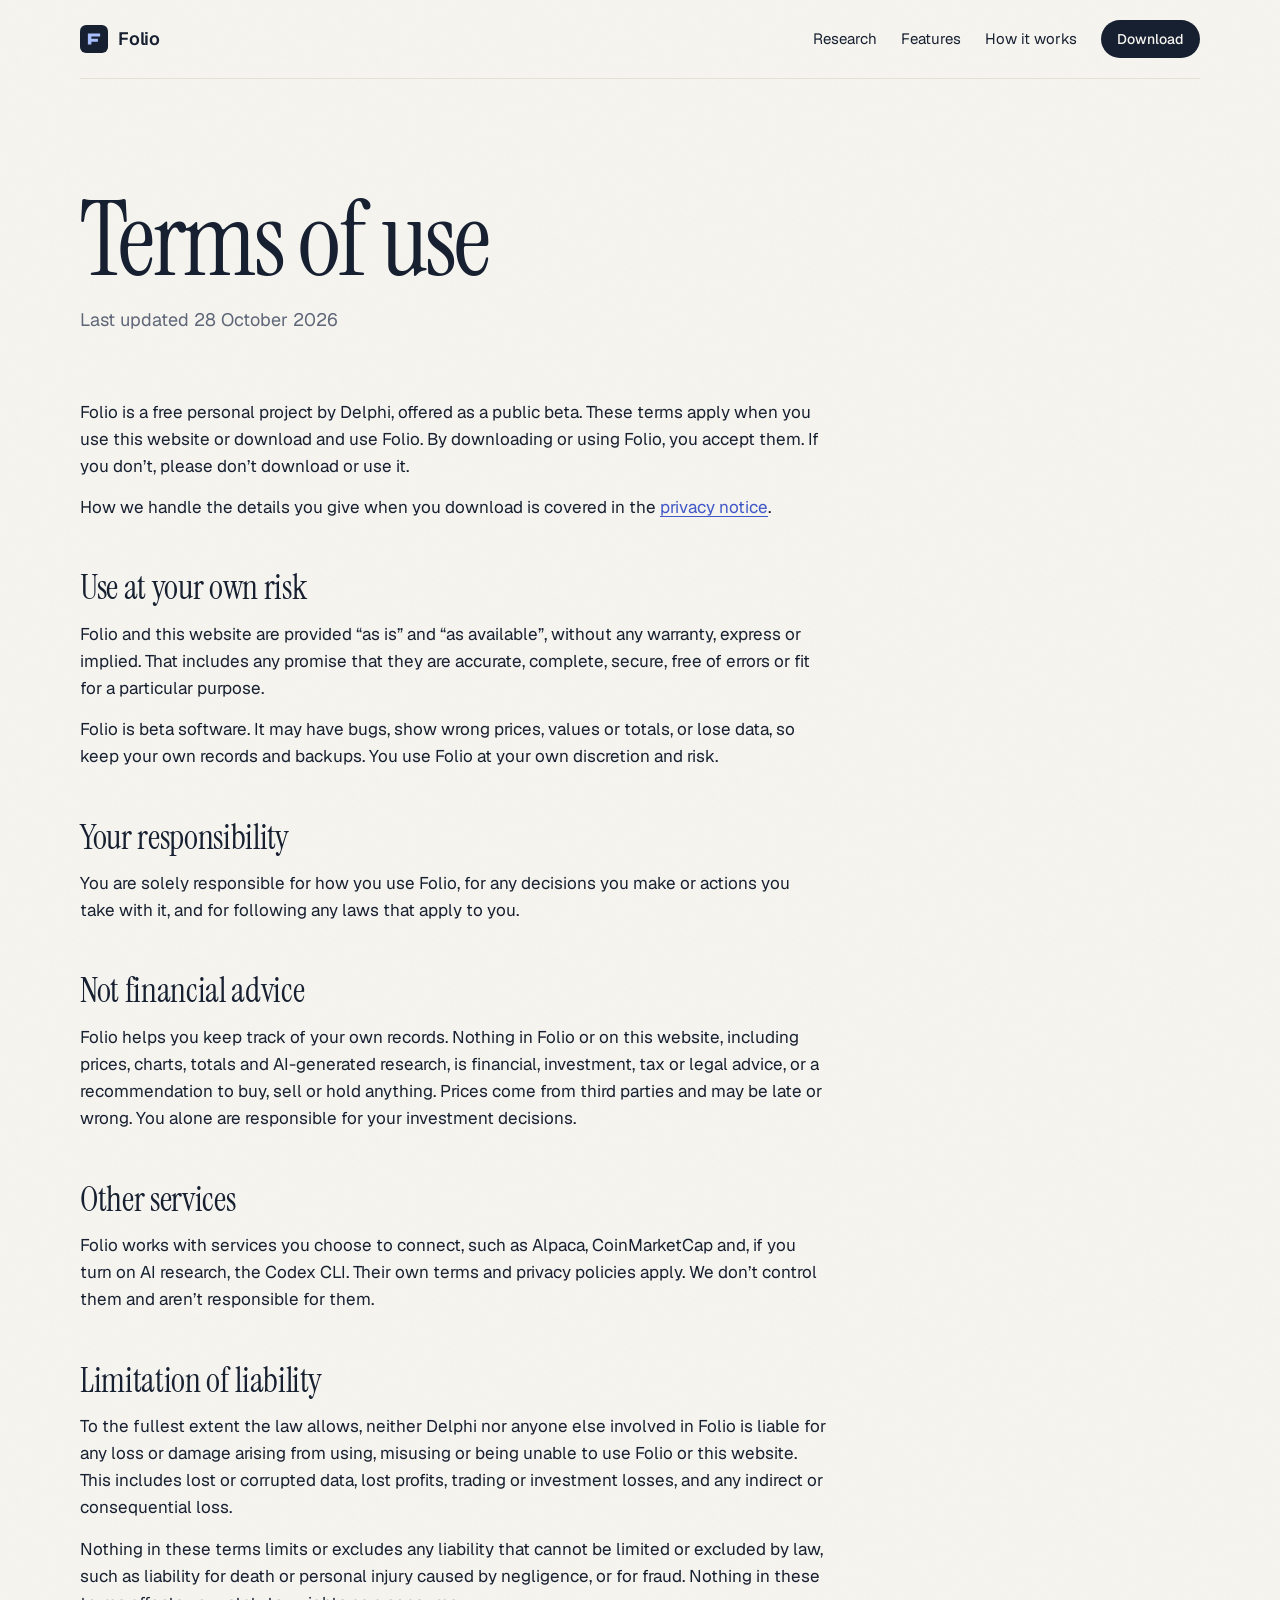
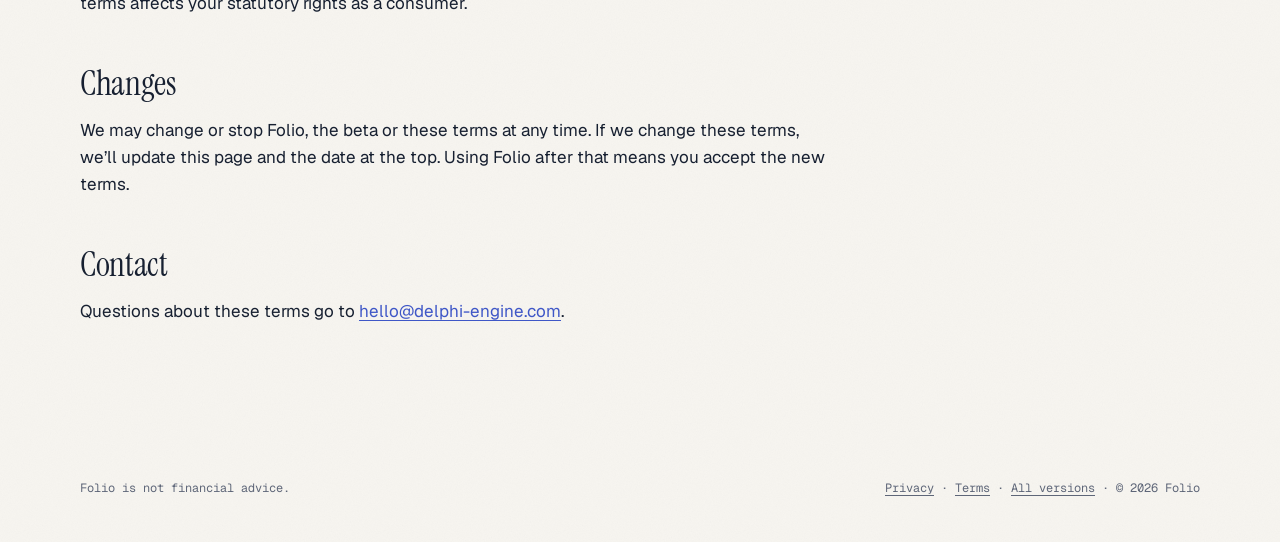
<file: terms/index.html>
<!doctype html>
<html lang="en">
  <head>
    <meta charset="utf-8" />
    <meta name="viewport" content="width=device-width, initial-scale=1" />
    <title>Terms of use · Folio</title>
    <meta
      name="description"
      content="The terms for using the Folio website and downloading the Folio beta."
    />
    <meta name="theme-color" content="#f7f5f0" />
    <link rel="icon" href="../assets/icon.svg" type="image/svg+xml" />
    <link rel="apple-touch-icon" href="../assets/icon-192.png" />
    <link rel="stylesheet" href="../assets/site.css" />
  </head>
  <body>
    <a class="skip" href="#main">Skip to content</a>

    <header class="wrap nav">
      <a class="brand" href="../" aria-label="Folio home">
        <svg viewBox="0 0 512 512" aria-hidden="true">
          <rect width="512" height="512" rx="112" fill="#172031" />
          <path d="M144 356V156h224v56H208v40h120v56H208v48z" fill="#a9befd" />
        </svg>
        <span>Folio</span>
      </a>
      <nav class="nav-links" aria-label="Main">
        <a class="nav-optional" href="../#research">Research</a>
        <a class="nav-optional" href="../#features">Features</a>
        <a href="../#how">How it works</a>
        <a class="btn btn-sm" href="../download/">Download</a>
      </nav>
    </header>

    <main id="main">
      <section class="wrap page-head" aria-labelledby="page-title">
        <h1 id="page-title">Terms of use</h1>
        <p>Last updated 28 October 2026</p>
      </section>

      <section class="wrap prose" aria-label="Terms of use">
        <p>
          Folio is a free personal project by Delphi, offered as a public beta.
          These terms apply when you use this website or download and use Folio.
          By downloading or using Folio, you accept them. If you don’t, please
          don’t download or use it.
        </p>
        <p>
          How we handle the details you give when you download is covered in the
          <a href="../privacy/">privacy notice</a>.
        </p>

        <h2>Use at your own risk</h2>
        <p>
          Folio and this website are provided “as is” and “as available”,
          without any warranty, express or implied. That includes any promise
          that they are accurate, complete, secure, free of errors or fit for a
          particular purpose.
        </p>
        <p>
          Folio is beta software. It may have bugs, show wrong prices, values or
          totals, or lose data, so keep your own records and backups. You use
          Folio at your own discretion and risk.
        </p>

        <h2>Your responsibility</h2>
        <p>
          You are solely responsible for how you use Folio, for any decisions
          you make or actions you take with it, and for following any laws that
          apply to you.
        </p>

        <h2>Not financial advice</h2>
        <p>
          Folio helps you keep track of your own records. Nothing in Folio or on
          this website, including prices, charts, totals and AI-generated
          research, is financial, investment, tax or legal advice, or a
          recommendation to buy, sell or hold anything. Prices come from third
          parties and may be late or wrong. You alone are responsible for your
          investment decisions.
        </p>

        <h2>Other services</h2>
        <p>
          Folio works with services you choose to connect, such as Alpaca,
          CoinMarketCap and, if you turn on AI research, the Codex CLI. Their
          own terms and privacy policies apply. We don’t control them and aren’t
          responsible for them.
        </p>

        <h2>Limitation of liability</h2>
        <p>
          To the fullest extent the law allows, neither Delphi nor anyone else
          involved in Folio is liable for any loss or damage arising from using,
          misusing or being unable to use Folio or this website. This includes
          lost or corrupted data, lost profits, trading or investment losses,
          and any indirect or consequential loss.
        </p>
        <p>
          Nothing in these terms limits or excludes any liability that cannot be
          limited or excluded by law, such as liability for death or personal
          injury caused by negligence, or for fraud. Nothing in these terms
          affects your statutory rights as a consumer.
        </p>

        <h2>Changes</h2>
        <p>
          We may change or stop Folio, the beta or these terms at any time. If
          we change these terms, we’ll update this page and the date at the top.
          Using Folio after that means you accept the new terms.
        </p>

        <h2>Contact</h2>
        <p>
          Questions about these terms go to
          <a href="mailto:hello@delphi-engine.com">hello@delphi-engine.com</a>.
        </p>
      </section>
    </main>

    <footer class="wrap footer">
      <p>Folio is not financial advice.</p>
      <p>
        <a href="../privacy/">Privacy</a>
        <span aria-hidden="true"> · </span>
        <a href="./" aria-current="page">Terms</a>
        <span aria-hidden="true"> · </span>
        <a href="https://github.com/Chee19/folio-release/releases"
          >All versions</a
        >
        <span aria-hidden="true"> · </span>© 2026 Folio
      </p>
    </footer>
  </body>
</html>
</file>
<file: assets/site.css>
@font-face {
  font-family: "Instrument Serif";
  src: url("fonts/instrument-serif-400.woff2") format("woff2");
  font-weight: 400;
  font-style: normal;
  font-display: swap;
}

@font-face {
  font-family: "Instrument Serif";
  src: url("fonts/instrument-serif-400-italic.woff2") format("woff2");
  font-weight: 400;
  font-style: italic;
  font-display: swap;
}

@font-face {
  font-family: "Geist";
  src: url("fonts/geist-variable.woff2") format("woff2");
  font-weight: 100 900;
  font-style: normal;
  font-display: swap;
}

@font-face {
  font-family: "Geist Mono";
  src: url("fonts/geist-mono-variable.woff2") format("woff2");
  font-weight: 100 900;
  font-style: normal;
  font-display: swap;
}

:root {
  --paper: #f7f5f0;
  --card: #ffffff;
  --ink: #172031;
  --ink-soft: #222d44;
  --muted: #5e6678;
  --rule: #e4e0d6;
  --accent: #546fe5;
  --accent-ink: #3f57c7;
  --accent-soft: #a9befd;
  --accent-tint: #eef1fd;
  --gain: #17846a;
  --loss: #b8404f;
  --crypto: #52b8b0;
  --on-ink-muted: #a7b0c2;
  --serif: "Instrument Serif", "Iowan Old Style", Georgia, serif;
  --sans:
    "Geist", ui-sans-serif, system-ui, -apple-system, "Segoe UI", sans-serif;
  --mono: "Geist Mono", ui-monospace, "SF Mono", Menlo, Consolas, monospace;
}

*,
*::before,
*::after {
  box-sizing: border-box;
}

[hidden] {
  display: none !important;
}

html {
  -webkit-text-size-adjust: 100%;
  scroll-behavior: smooth;
}

body {
  margin: 0;
  color: var(--ink);
  background-color: var(--paper);
  /* Faint paper grain as inline SVG so nothing loads from elsewhere. */
  background-image: url("data:image/svg+xml,%3Csvg xmlns='http://www.w3.org/2000/svg' width='180' height='180'%3E%3Cfilter id='n'%3E%3CfeTurbulence type='fractalNoise' baseFrequency='0.85' numOctaves='3' stitchTiles='stitch'/%3E%3CfeColorMatrix type='saturate' values='0'/%3E%3C/filter%3E%3Crect width='100%25' height='100%25' filter='url(%23n)' opacity='0.05'/%3E%3C/svg%3E");
  font: 400 17px/1.6 var(--sans);
  -webkit-font-smoothing: antialiased;
  text-rendering: optimizeLegibility;
}

h1,
h2,
h3,
p,
figure {
  margin: 0;
}

::selection {
  background: var(--accent-soft);
  color: var(--ink);
}

a {
  color: var(--accent-ink);
  text-decoration-thickness: 1px;
  text-underline-offset: 3px;
}

a:hover {
  color: var(--ink);
}

:focus-visible {
  outline: 2px solid var(--accent);
  outline-offset: 3px;
  border-radius: 6px;
}

.wrap {
  width: min(1120px, 100% - 48px);
  margin-inline: auto;
}

.visually-hidden {
  position: absolute;
  width: 1px;
  height: 1px;
  overflow: hidden;
  clip: rect(0 0 0 0);
  white-space: nowrap;
}

.skip {
  position: absolute;
  top: -64px;
  left: 16px;
  z-index: 10;
  padding: 10px 14px;
  border-radius: 10px;
  background: var(--ink);
  color: var(--paper);
  text-decoration: none;
}

.skip:focus {
  top: 16px;
}

/* Navigation */

.nav {
  display: flex;
  align-items: center;
  justify-content: space-between;
  gap: 16px;
  padding: 20px 0;
  border-bottom: 1px solid var(--rule);
}

.brand {
  display: inline-flex;
  align-items: center;
  gap: 10px;
  color: var(--ink);
  font-size: 18px;
  font-weight: 600;
  letter-spacing: -0.01em;
  text-decoration: none;
}

.brand svg {
  width: 28px;
  height: 28px;
}

.nav-links {
  display: flex;
  align-items: center;
  gap: 24px;
}

.nav-links a:not(.btn) {
  color: var(--ink);
  font-size: 15px;
  text-decoration: none;
}

.nav-links a:not(.btn):hover {
  color: var(--accent-ink);
}

/* Buttons and small type */

.btn {
  display: inline-flex;
  align-items: center;
  gap: 10px;
  height: 48px;
  padding: 0 22px;
  border-radius: 999px;
  background: var(--ink);
  color: var(--paper);
  font: 500 15px/1 var(--sans);
  text-decoration: none;
  white-space: nowrap;
  transition:
    transform 0.2s ease,
    background-color 0.2s ease;
}

.btn:hover {
  background: var(--ink-soft);
  color: var(--paper);
  transform: translateY(-1px);
}

.btn svg {
  flex: none;
  width: 16px;
  height: 16px;
}

.btn svg path {
  fill: none;
  stroke: currentColor;
  stroke-width: 1.6;
  stroke-linecap: round;
  stroke-linejoin: round;
}

.btn-sm {
  height: 38px;
  padding: 0 16px;
  font-size: 14px;
}

.btn-light {
  background: var(--paper);
  color: var(--ink);
}

.btn-light:hover {
  background: var(--card);
  color: var(--ink);
}

.eyebrow {
  display: inline-flex;
  align-items: center;
  gap: 8px;
  color: var(--muted);
  font: 500 12px/1 var(--mono);
  letter-spacing: 0.08em;
  text-transform: uppercase;
}

.eyebrow::before {
  content: "";
  width: 6px;
  height: 6px;
  border-radius: 50%;
  background: var(--accent);
}

.label {
  color: var(--muted);
  font: 500 11px/1.4 var(--mono);
  letter-spacing: 0.08em;
  text-transform: uppercase;
}

.ext {
  width: 10px;
  height: 10px;
  margin-left: 5px;
}

.ext path {
  fill: none;
  stroke: currentColor;
  stroke-width: 1.4;
  stroke-linecap: round;
  stroke-linejoin: round;
}

/* Hero */

.hero {
  display: grid;
  grid-template-columns: repeat(12, minmax(0, 1fr));
  column-gap: 24px;
  align-items: end;
  padding: clamp(56px, 10vw, 128px) 0 clamp(48px, 7vw, 88px);
}

.hero-copy {
  grid-column: 1 / span 8;
}

.hero-title {
  margin-top: 22px;
  font: 400 clamp(46px, 8.2vw, 112px) / 0.92 var(--serif);
  letter-spacing: -0.025em;
}

.hero-title em {
  font-style: italic;
}

.hero-side {
  grid-column: 9 / -1;
  padding: 6px 0 10px 28px;
  border-left: 1px solid var(--rule);
}

.lede {
  margin-bottom: 28px;
  color: var(--muted);
  font-size: 18px;
  line-height: 1.55;
}

.cta {
  display: flex;
  flex-wrap: wrap;
  align-items: center;
  gap: 12px 20px;
}

.cta-alt {
  color: var(--ink);
  font-size: 15px;
}

.cta-note {
  margin-top: 16px;
  color: var(--muted);
  font: 400 12px/1.5 var(--mono);
  letter-spacing: 0.02em;
}

.cta-hint {
  margin-top: 14px;
  color: var(--muted);
  font-size: 14px;
}

.mobile-note {
  margin-top: 24px;
  padding: 14px 16px;
  border: 1px solid var(--rule);
  border-radius: 12px;
  background: var(--card);
  font-size: 15px;
}

/* Replica */

.showcase {
  position: relative;
  padding-bottom: clamp(72px, 10vw, 128px);
}

.showcase::before {
  content: "";
  position: absolute;
  inset: 96px 0 0;
  background: repeating-linear-gradient(
    to bottom,
    transparent 0 31px,
    rgba(23, 32, 49, 0.07) 31px 32px
  );
  -webkit-mask-image: linear-gradient(
    to bottom,
    transparent,
    #000 20%,
    #000 75%,
    transparent
  );
  mask-image: linear-gradient(
    to bottom,
    transparent,
    #000 20%,
    #000 75%,
    transparent
  );
  pointer-events: none;
}

.figure {
  position: relative;
  max-width: 940px;
  margin: 0 auto;
}

.replica {
  overflow: hidden;
  border: 1px solid var(--rule);
  border-radius: 18px;
  background: var(--card);
  box-shadow:
    0 1px 0 rgba(23, 32, 49, 0.04),
    0 12px 24px -12px rgba(23, 32, 49, 0.14),
    0 40px 90px -40px rgba(23, 32, 49, 0.4);
}

.replica-bar {
  display: flex;
  align-items: center;
  gap: 8px;
  padding: 12px 16px;
  border-bottom: 1px solid var(--rule);
  background: #fbfaf7;
}

.replica-bar i {
  width: 10px;
  height: 10px;
  border-radius: 50%;
  background: #dedad0;
}

.replica-bar span {
  margin-left: 10px;
  color: var(--muted);
  font: 500 12px/1 var(--mono);
}

.replica-body {
  padding: clamp(20px, 4vw, 36px);
}

.replica-head {
  display: flex;
  flex-wrap: wrap;
  align-items: flex-start;
  justify-content: space-between;
  gap: 20px;
}

.total {
  margin: 10px 0 8px;
  font: 500 clamp(34px, 5vw, 48px) / 1 var(--sans);
  letter-spacing: -0.025em;
  font-variant-numeric: tabular-nums;
}

.priced {
  color: var(--muted);
  font: 400 12px/1 var(--mono);
}

.switch {
  display: inline-flex;
  gap: 2px;
  padding: 4px;
  border: 1px solid var(--rule);
  border-radius: 999px;
  background: var(--paper);
}

.switch button {
  padding: 8px 14px;
  border: 0;
  border-radius: 999px;
  background: transparent;
  color: var(--muted);
  font: 500 13px/1 var(--mono);
  cursor: pointer;
}

.switch button:hover {
  color: var(--ink);
}

.switch button[aria-pressed="true"] {
  background: var(--ink);
  color: var(--paper);
}

.spark {
  display: block;
  width: 100%;
  height: 96px;
  margin: 28px 0 4px;
}

.spark-line {
  fill: none;
  stroke: var(--accent);
  stroke-width: 2;
  vector-effect: non-scaling-stroke;
}

.holdings {
  width: 100%;
  border-collapse: collapse;
  font-variant-numeric: tabular-nums;
}

.holdings th {
  padding: 14px 0 12px;
  border-bottom: 1px solid var(--rule);
  color: var(--muted);
  font: 500 11px/1 var(--mono);
  letter-spacing: 0.08em;
  text-align: left;
  text-transform: uppercase;
}

.holdings td {
  padding: 14px 0;
  border-bottom: 1px solid var(--rule);
  vertical-align: middle;
}

.holdings tbody tr:last-child td {
  border-bottom: 0;
}

.holdings .num {
  padding-left: 16px;
  text-align: right;
}

.sym {
  display: block;
  font: 600 14px/1.3 var(--mono);
}

.name {
  display: block;
  color: var(--muted);
  font-size: 13px;
}

.badge {
  display: inline-flex;
  align-items: center;
  gap: 7px;
  font-size: 13px;
}

.badge::before {
  content: "";
  width: 7px;
  height: 7px;
  border-radius: 50%;
  background: var(--ink);
}

.badge.crypto::before {
  background: var(--crypto);
}

.value {
  font-size: 15px;
  font-weight: 500;
}

.ecb {
  display: inline-block;
  margin-right: 8px;
  padding: 3px 7px;
  border-radius: 999px;
  background: var(--accent-tint);
  color: var(--accent-ink);
  font: 500 10px/1.2 var(--mono);
  letter-spacing: 0.04em;
  vertical-align: 2px;
}

.unknown,
.muted {
  color: var(--muted);
  font-size: 14px;
}

.up,
.down {
  font: 500 14px/1 var(--mono);
}

.up {
  color: var(--gain);
}

.down {
  color: var(--loss);
}

[data-value],
[data-total] {
  transition: opacity 0.16s ease;
}

.is-updating [data-value],
.is-updating [data-total] {
  opacity: 0.2;
}

.caption {
  margin-top: 18px;
  color: var(--muted);
  font: 400 12px/1.5 var(--mono);
  text-align: center;
}

/* Sections */

.section {
  padding: clamp(64px, 9vw, 112px) 0;
  border-top: 1px solid var(--rule);
}

.section-title {
  margin-bottom: 14px;
  font: 400 clamp(38px, 4.6vw, 56px) / 1 var(--serif);
  letter-spacing: -0.015em;
}

.section-lede {
  max-width: 52ch;
  color: var(--muted);
}

/* Progressive: browsers without text-wrap keep normal wrapping. */
.hero-title,
.section-title,
.band h2,
.entry h3 {
  text-wrap: balance;
}

.lede,
.section-lede,
.entry p,
.features p,
.how-steps p {
  text-wrap: pretty;
}

.split {
  display: grid;
  grid-template-columns: repeat(12, minmax(0, 1fr));
  column-gap: 24px;
}

.split-head {
  grid-column: 1 / span 4;
}

.split-body {
  grid-column: 6 / -1;
}

.entries {
  display: grid;
  grid-template-columns: repeat(3, minmax(0, 1fr));
}

.entry {
  padding: 4px 32px 4px 0;
}

.entry + .entry {
  padding-left: 32px;
  border-left: 1px solid var(--rule);
}

.entry-num {
  color: var(--muted);
  font: 500 12px/1 var(--mono);
  letter-spacing: 0.06em;
}

.entry h3 {
  margin: 20px 0 10px;
  font: 400 40px/1 var(--serif);
  letter-spacing: -0.01em;
}

.entry p:last-child {
  max-width: 30ch;
  color: var(--muted);
}

.split-head .eyebrow + .section-title,
.research-copy .eyebrow + .section-title {
  margin-top: 18px;
}

/* Research */

.research {
  display: grid;
  grid-template-columns: repeat(12, minmax(0, 1fr));
  column-gap: 24px;
  align-items: start;
}

.research-copy {
  grid-column: 1 / span 6;
}

.research-points {
  display: grid;
  grid-template-columns: repeat(2, minmax(0, 1fr));
  column-gap: 32px;
  margin: 32px 0 0;
  padding: 0;
  list-style: none;
}

.research-points li {
  padding: 18px 0;
  border-top: 1px solid var(--rule);
}

.research-points h3 {
  margin-bottom: 6px;
  font: 500 17px/1.3 var(--sans);
  letter-spacing: -0.01em;
}

.research-points p {
  color: var(--muted);
  font-size: 15px;
  text-wrap: pretty;
}

.research-note {
  max-width: 62ch;
  margin-top: 20px;
  color: var(--muted);
  font: 400 12px/1.7 var(--mono);
}

.brief {
  grid-column: 8 / -1;
}

.brief-body {
  padding: 24px;
}

.brief-head {
  display: flex;
  align-items: baseline;
  justify-content: space-between;
  margin-bottom: 8px;
}

.brief-tag {
  color: var(--muted);
  font: 400 12px/1 var(--mono);
}

.brief-block {
  padding: 16px 0;
  border-top: 1px solid var(--rule);
}

.brief-regime {
  margin: 8px 0 6px;
  font: italic 400 34px/1 var(--serif);
}

.brief-text {
  color: var(--muted);
  font-size: 14px;
}

.brief-list {
  margin: 10px 0 0;
  padding: 0;
  list-style: none;
}

.brief-list li {
  display: grid;
  grid-template-columns: 48px minmax(0, 1fr);
  padding: 4px 0;
  font-size: 14px;
}

.brief-idea {
  display: flex;
  align-items: flex-start;
  justify-content: space-between;
  gap: 12px;
  margin-top: 10px;
}

.brief-idea-title {
  font-size: 15px;
  font-weight: 500;
}

.brief-add {
  flex: none;
  padding: 5px 10px;
  border-radius: 999px;
  background: var(--accent-tint);
  color: var(--accent-ink);
  font: 500 11px/1.2 var(--mono);
}

.brief-sources {
  padding-top: 14px;
  border-top: 1px solid var(--rule);
  color: var(--muted);
  font: 400 12px/1 var(--mono);
}

/* Features */

.features {
  display: grid;
  grid-template-columns: repeat(2, minmax(0, 1fr));
  column-gap: 40px;
  margin: 0;
  padding: 0;
  border-bottom: 1px solid var(--rule);
  list-style: none;
}

.features li {
  padding: 22px 0;
  border-top: 1px solid var(--rule);
}

.features h3,
.how-steps h3 {
  margin-bottom: 6px;
  font: 500 18px/1.3 var(--sans);
  letter-spacing: -0.01em;
}

.features p,
.how-steps p {
  max-width: 46ch;
  color: var(--muted);
  font-size: 16px;
}

/* How it works */

.how-cta {
  margin-top: 32px;
}

.how-steps {
  margin: 0;
  padding: 0;
  list-style: none;
}

.how-steps li {
  display: grid;
  grid-template-columns: 64px minmax(0, 1fr);
  padding: 26px 0;
  border-top: 1px solid var(--rule);
}

.how-steps li:last-child {
  border-bottom: 1px solid var(--rule);
}

.how-num {
  color: var(--accent-ink);
  font: italic 400 52px/0.85 var(--serif);
}

.hood {
  display: grid;
  grid-column: 1 / -1;
  grid-template-columns: 160px minmax(0, 1fr);
  gap: 24px;
  margin-top: 72px;
  padding-top: 20px;
  border-top: 1px solid var(--rule);
}

.hood .label {
  line-height: 1.9;
}

.hood span:last-child {
  color: var(--muted);
  font: 400 13px/1.8 var(--mono);
}

/* Story */

.story-lead {
  display: block;
  margin-bottom: 10px;
  color: var(--muted);
}

.story-body p {
  max-width: 60ch;
  margin-bottom: 18px;
  font-size: 19px;
  line-height: 1.65;
  text-wrap: pretty;
}

.story-body .story-sign {
  display: flex;
  flex-wrap: wrap;
  align-items: baseline;
  justify-content: space-between;
  gap: 12px 24px;
  margin: 32px 0 0;
  padding-top: 20px;
  border-top: 1px solid var(--rule);
}

.story-link {
  font-weight: 500;
}

.story-sign span {
  font: italic 400 26px/1.2 var(--serif);
}

/* Closing band and footer */

.band {
  background: var(--ink);
  color: var(--paper);
}

.band-inner {
  display: flex;
  flex-wrap: wrap;
  align-items: center;
  justify-content: space-between;
  gap: 28px;
  padding: clamp(64px, 9vw, 112px) 0;
}

.band h2 {
  font: 400 clamp(44px, 6.5vw, 84px) / 1 var(--serif);
  letter-spacing: -0.02em;
}

.band h2 em {
  color: var(--accent-soft);
}

.band-cta {
  display: flex;
  flex-direction: column;
  align-items: flex-start;
  gap: 14px;
}

.band-note {
  color: var(--on-ink-muted);
  font: 400 12px/1.5 var(--mono);
  letter-spacing: 0.02em;
}

.footer {
  display: flex;
  flex-wrap: wrap;
  justify-content: space-between;
  gap: 8px 24px;
  padding: 28px 0 44px;
  color: var(--muted);
  font: 400 12px/1.6 var(--mono);
}

.footer a {
  color: var(--muted);
}

.footer a:hover {
  color: var(--ink);
}

/* Download page */

.page-head {
  padding: clamp(56px, 9vw, 112px) 0 clamp(40px, 6vw, 64px);
}

.page-head h1 {
  margin-bottom: 16px;
  font: 400 clamp(52px, 8.2vw, 104px) / 0.95 var(--serif);
  letter-spacing: -0.025em;
}

.page-head p {
  color: var(--muted);
  font-size: 18px;
}

.downloads {
  display: grid;
  grid-template-columns: repeat(2, minmax(0, 1fr));
  gap: 20px;
  padding-bottom: clamp(64px, 9vw, 112px);
}

.os-card {
  position: relative;
  display: flex;
  flex-direction: column;
  min-height: 240px;
  padding: 32px;
  border: 1px solid var(--rule);
  border-radius: 18px;
  background: var(--card);
}

.os-card.is-recommended {
  border-color: var(--accent);
  box-shadow: 0 0 0 4px var(--accent-tint);
}

.os-card h2 {
  margin-bottom: 8px;
  font: 400 44px/1 var(--serif);
  letter-spacing: -0.01em;
}

.os-detail {
  margin-bottom: 24px;
  color: var(--muted);
  font: 400 13px/1.5 var(--mono);
}

.os-card .btn {
  align-self: flex-start;
  margin-top: auto;
}

.os-tag {
  position: absolute;
  top: 22px;
  right: 24px;
  color: var(--accent-ink);
  font: 500 11px/1 var(--mono);
  letter-spacing: 0.06em;
  text-transform: uppercase;
}

.steps-grid {
  display: grid;
  grid-template-columns: repeat(2, minmax(0, 1fr));
  gap: 56px;
  margin-top: 44px;
}

.steps-grid h3 {
  margin-bottom: 8px;
  font: 400 32px/1 var(--serif);
}

.steps {
  margin: 0;
  padding: 0;
  list-style: none;
  counter-reset: step;
}

/* Not a grid: inline bold labels would each become their own grid cell. */
.steps li {
  position: relative;
  padding: 14px 0 14px 40px;
  border-bottom: 1px solid var(--rule);
  counter-increment: step;
}

.steps li::before {
  content: counter(step, decimal-leading-zero);
  position: absolute;
  top: 14px;
  left: 0;
  color: var(--muted);
  font: 500 12px/1.9 var(--mono);
}

.aside {
  margin-top: 16px;
  color: var(--muted);
  font-size: 15px;
}

.terminal {
  margin-top: 18px;
  border: 1px solid var(--rule);
  border-radius: 12px;
  background: var(--card);
}

.terminal summary {
  display: flex;
  justify-content: space-between;
  padding: 14px 16px;
  cursor: pointer;
  font-size: 15px;
  list-style: none;
}

.terminal summary::-webkit-details-marker {
  display: none;
}

.terminal summary::after {
  content: "+";
  color: var(--muted);
  font-family: var(--mono);
}

.terminal[open] summary::after {
  content: "\2212";
}

.terminal pre {
  margin: 0 16px;
  padding: 14px 16px;
  overflow-x: auto;
  border-radius: 10px;
  background: var(--ink);
  color: var(--paper);
  font: 400 13px/1.5 var(--mono);
}

.terminal p {
  margin: 12px 16px 16px;
  color: var(--muted);
  font-size: 14px;
}

.keys {
  margin: 0 0 20px;
  padding: 0;
  list-style: none;
}

.keys li {
  display: grid;
  grid-template-columns: 112px minmax(0, 1fr);
  gap: 24px;
  padding: 16px 0;
  border-bottom: 1px solid var(--rule);
}

.keys li:first-child {
  border-top: 1px solid var(--rule);
}

.keys .label {
  line-height: 1.9;
}

.more {
  margin-top: 20px;
}

/* Privacy notice */

.prose {
  padding-bottom: clamp(64px, 9vw, 112px);
}

.prose > * {
  max-width: 68ch;
}

.prose h2 {
  margin: 48px 0 14px;
  font: 400 34px/1.1 var(--serif);
  letter-spacing: -0.01em;
}

.prose p,
.prose ul {
  margin: 0 0 14px;
}

.prose ul {
  padding-left: 1.2em;
}

.prose li + li {
  margin-top: 8px;
}

/* Download form */

.gate {
  width: min(440px, 100% - 32px);
  padding: 32px;
  border: 1px solid var(--rule);
  border-radius: 18px;
  background: var(--card);
  color: var(--ink);
}

.gate::backdrop {
  background: rgb(23 32 49 / 0.5);
}

.gate-form {
  display: grid;
  gap: 16px;
}

.gate h2 {
  font: 400 36px/1 var(--serif);
  letter-spacing: -0.01em;
}

.gate-lede,
.gate-note {
  color: var(--muted);
  font-size: 15px;
}

.gate label {
  display: grid;
  gap: 6px;
  font-size: 15px;
}

.gate input:not([type="checkbox"]) {
  height: 46px;
  padding: 0 14px;
  border: 1px solid var(--rule);
  border-radius: 10px;
  background: var(--paper);
  color: var(--ink);
  font: inherit;
}

.gate .gate-check {
  display: flex;
  align-items: center;
  gap: 10px;
}

.gate-check input {
  width: 18px;
  height: 18px;
  margin: 0;
  accent-color: var(--accent-ink);
}

.gate-error {
  color: var(--loss);
  font-size: 15px;
}

.gate-actions {
  display: flex;
  align-items: center;
  gap: 20px;
}

.gate .btn {
  border: 0;
  cursor: pointer;
}

.gate .btn:disabled {
  opacity: 0.6;
  cursor: progress;
}

.gate-close {
  padding: 0;
  border: 0;
  background: none;
  color: var(--muted);
  font: inherit;
  cursor: pointer;
}

.gate-close:hover {
  color: var(--ink);
}

/* Responsive */

@media (max-width: 900px) {
  .hero-copy,
  .hero-side,
  .split-head,
  .split-body {
    grid-column: 1 / -1;
  }

  .hero-side {
    margin-top: 32px;
    padding: 0;
    border-left: 0;
  }

  .split-body {
    margin-top: 28px;
  }

  .research-copy,
  .brief {
    grid-column: 1 / -1;
  }

  .brief {
    margin-top: 44px;
  }
}

@media (max-width: 820px) {
  .entries {
    grid-template-columns: 1fr;
  }

  .entry,
  .entry + .entry {
    padding: 28px 0;
    border-left: 0;
  }

  .entry:first-child {
    padding-top: 0;
  }

  .entry + .entry {
    border-top: 1px solid var(--rule);
  }
}

@media (max-width: 720px) {
  .downloads,
  .steps-grid {
    grid-template-columns: 1fr;
  }

  .steps-grid {
    gap: 40px;
  }

  .nav-links {
    gap: 16px;
  }
}

@media (max-width: 640px) {
  .col-type {
    display: none;
  }

  .ecb {
    display: block;
    width: fit-content;
    margin: 0 0 4px auto;
  }

  .keys li,
  .hood {
    grid-template-columns: 1fr;
    gap: 4px;
  }

  .features,
  .research-points {
    grid-template-columns: 1fr;
  }
}

/* Three text links plus the button overflow a phone-width bar. */
@media (max-width: 560px) {
  .nav-optional {
    display: none;
  }
}

@media (prefers-reduced-motion: reduce) {
  html {
    scroll-behavior: auto;
  }

  .btn,
  [data-value],
  [data-total] {
    transition: none;
  }

  .btn:hover {
    transform: none;
  }
}
</file>
